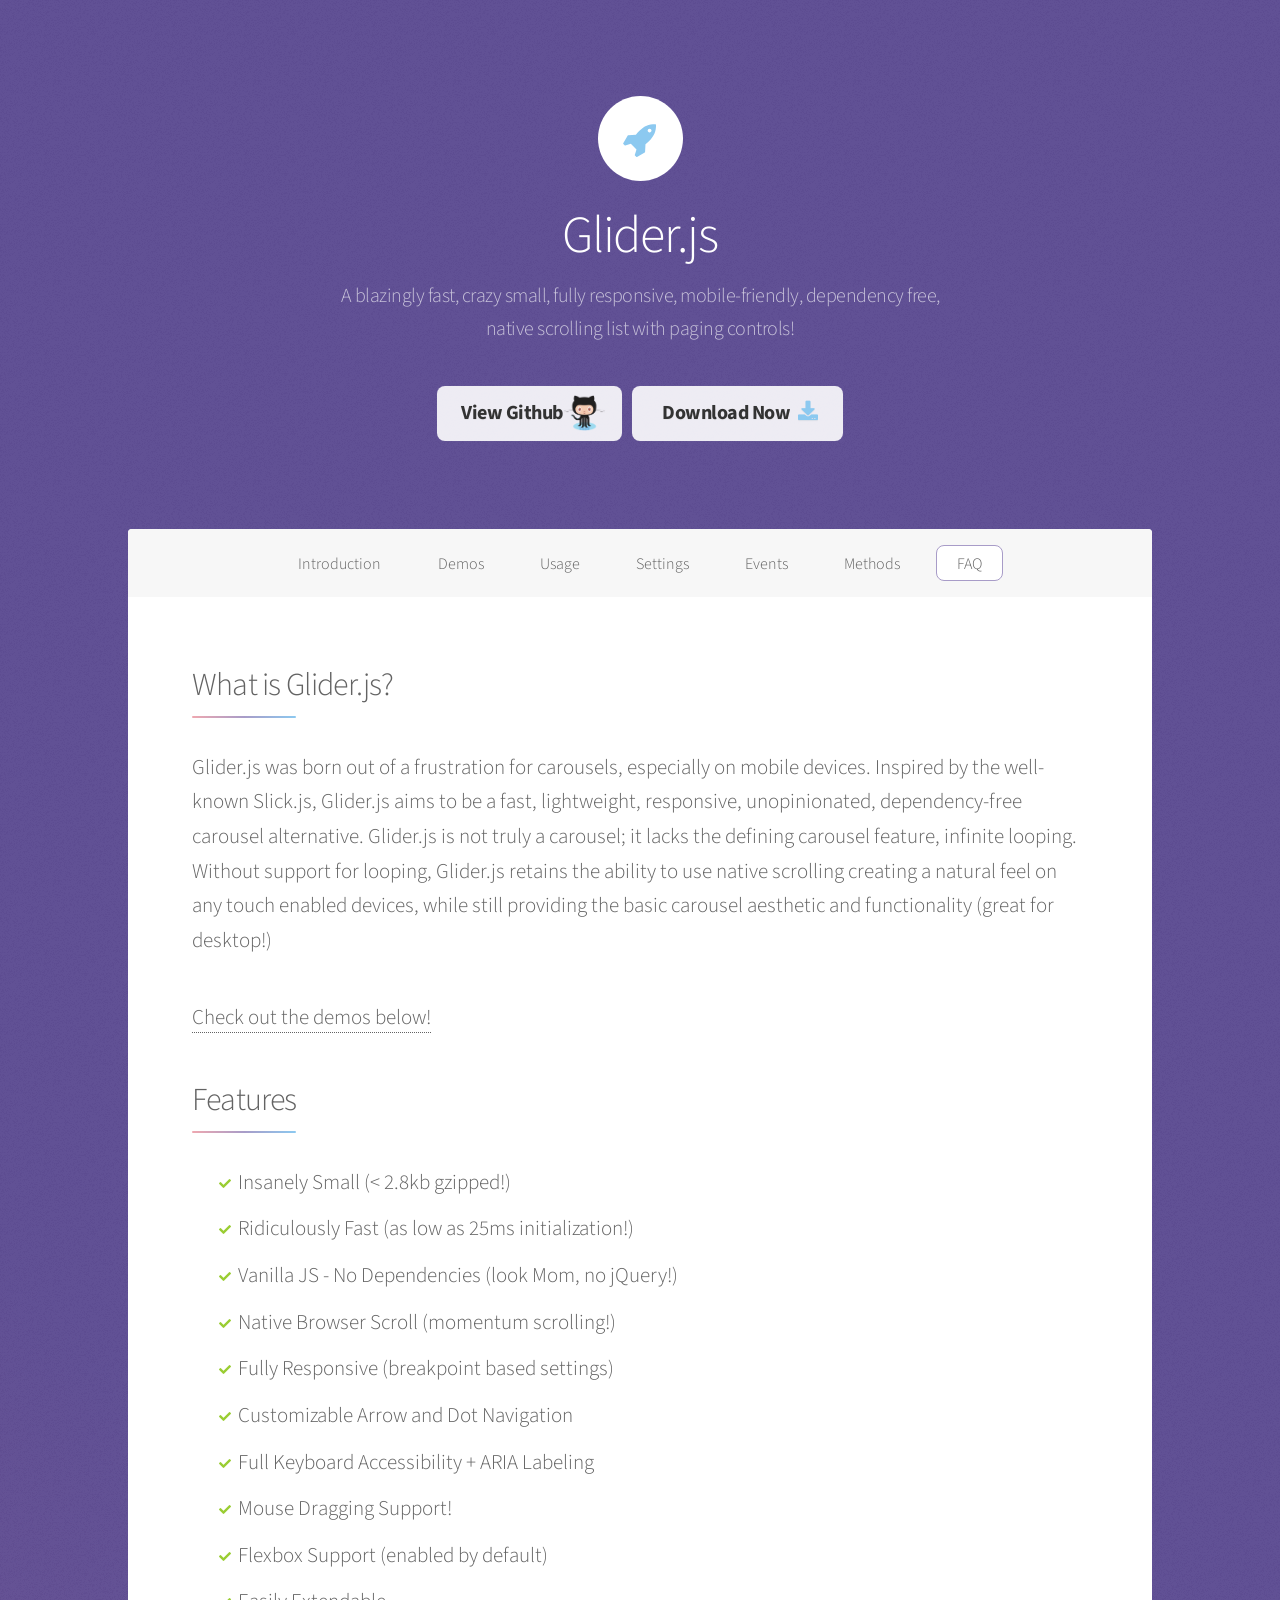
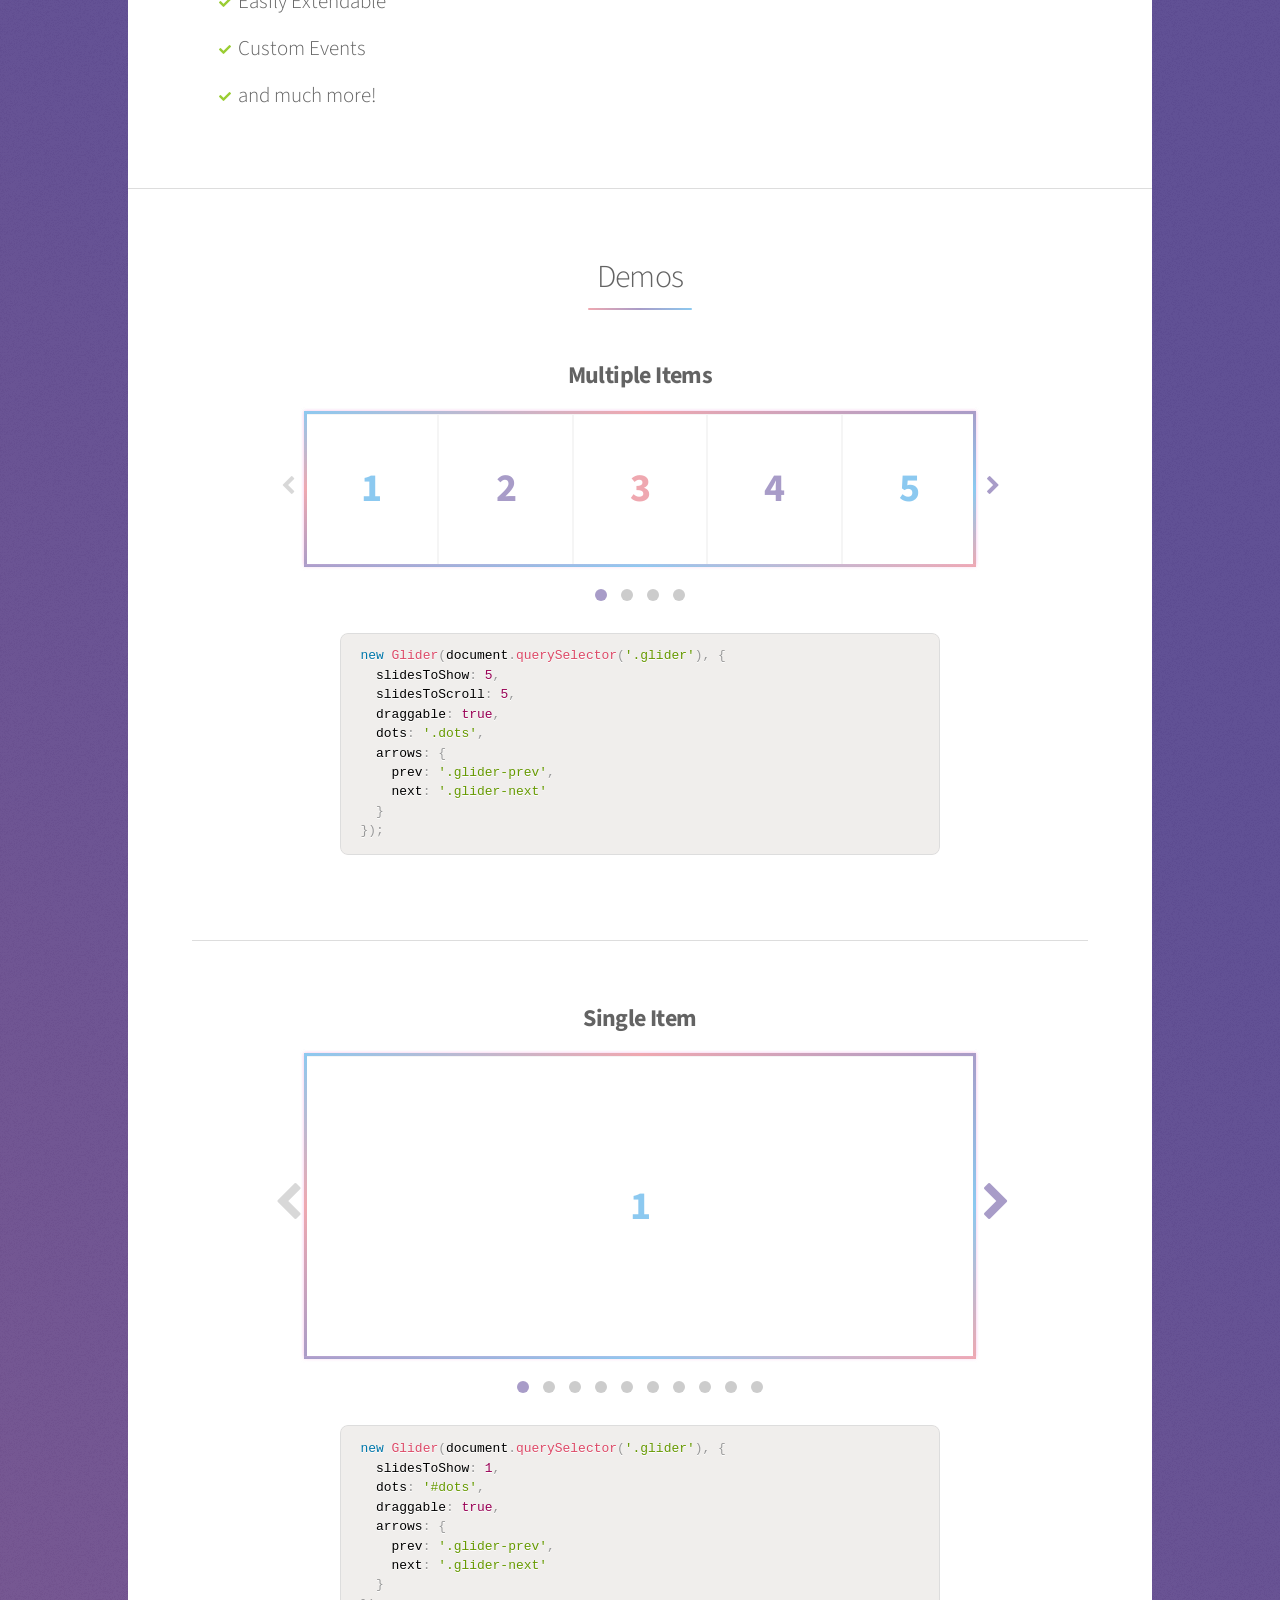
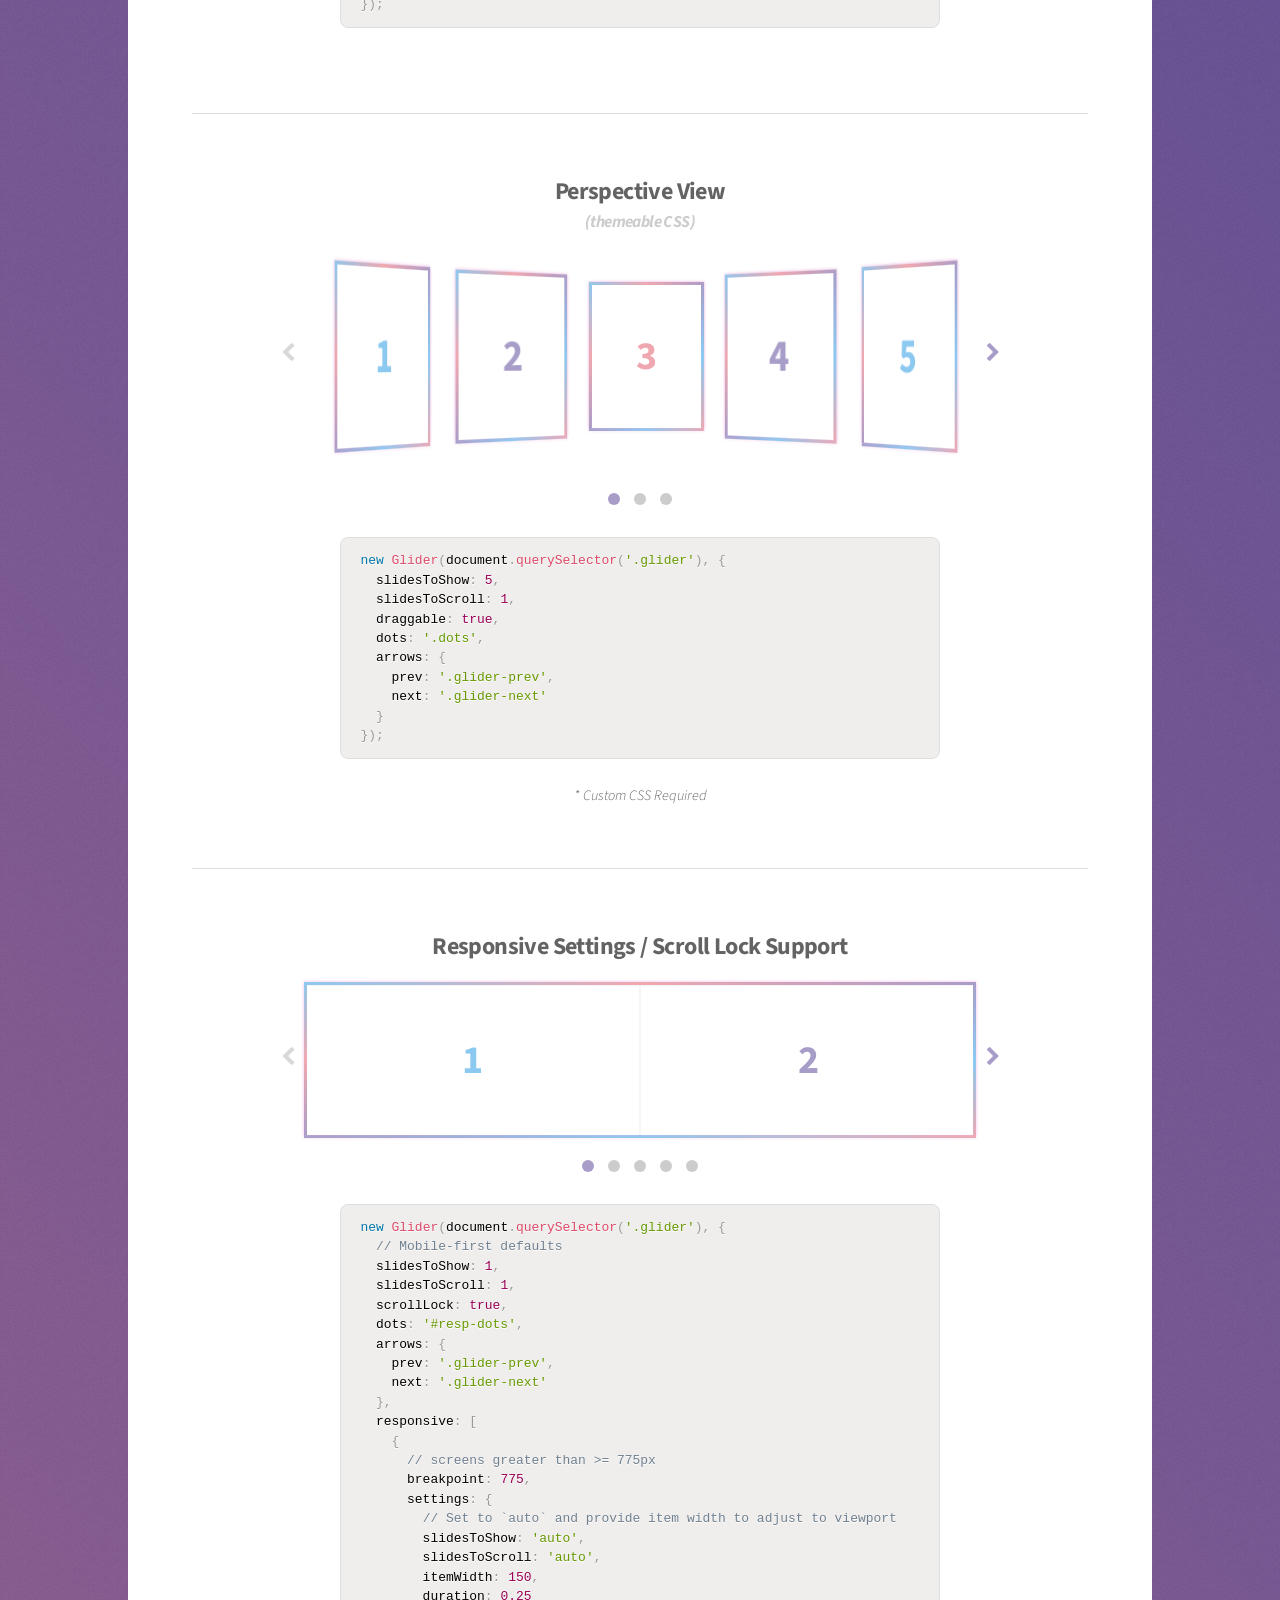
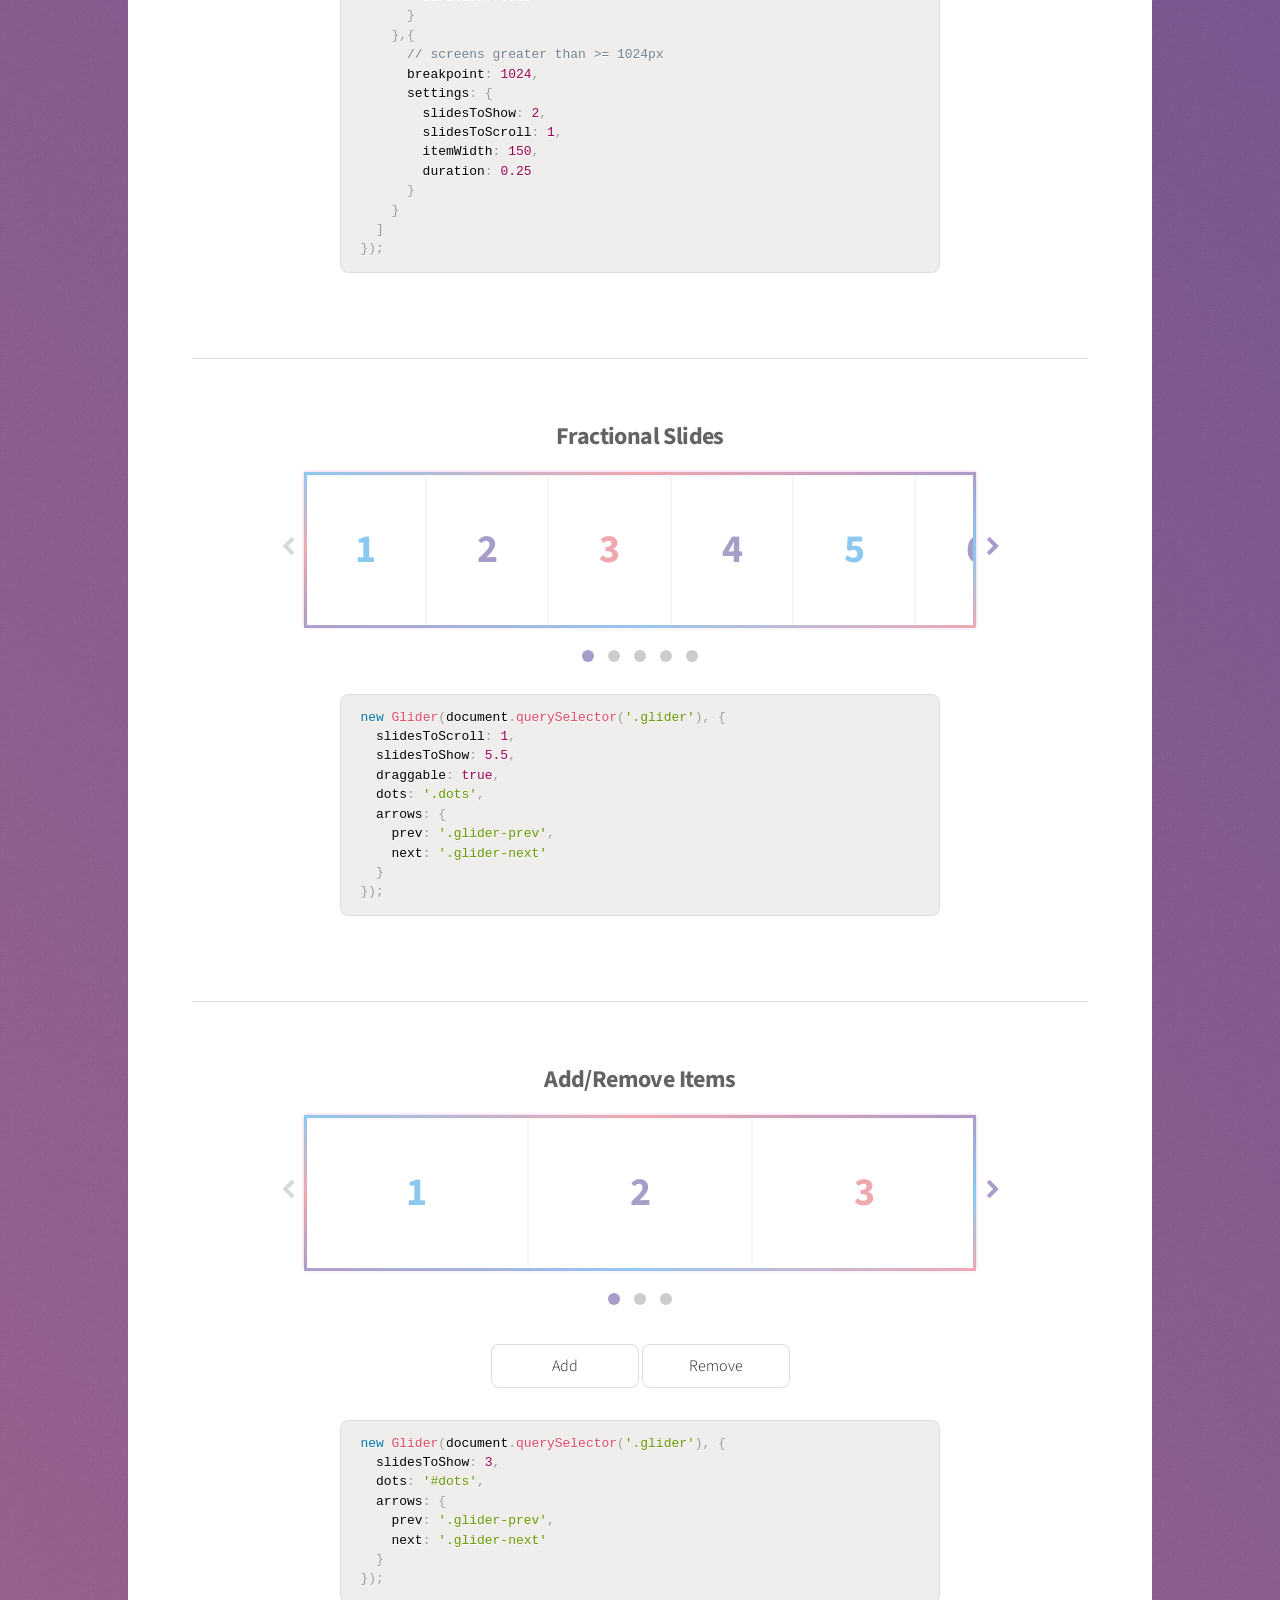
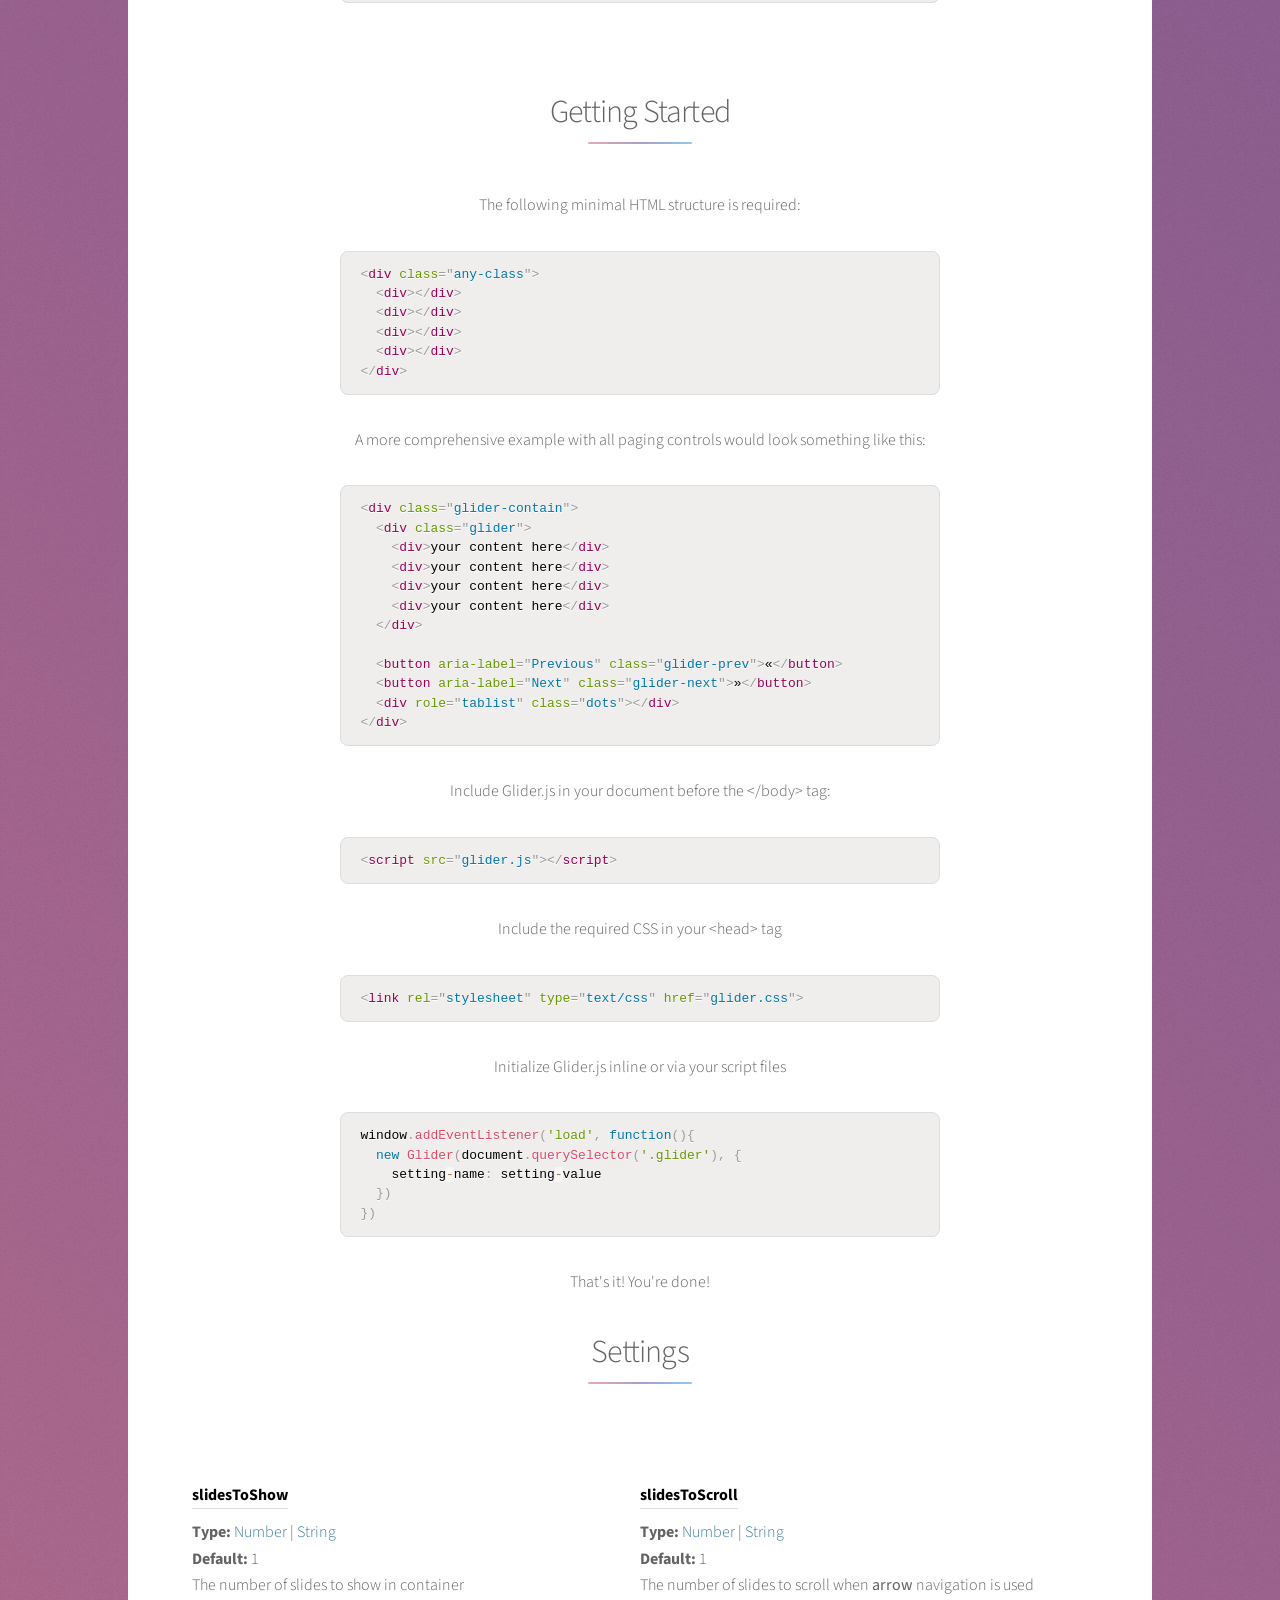
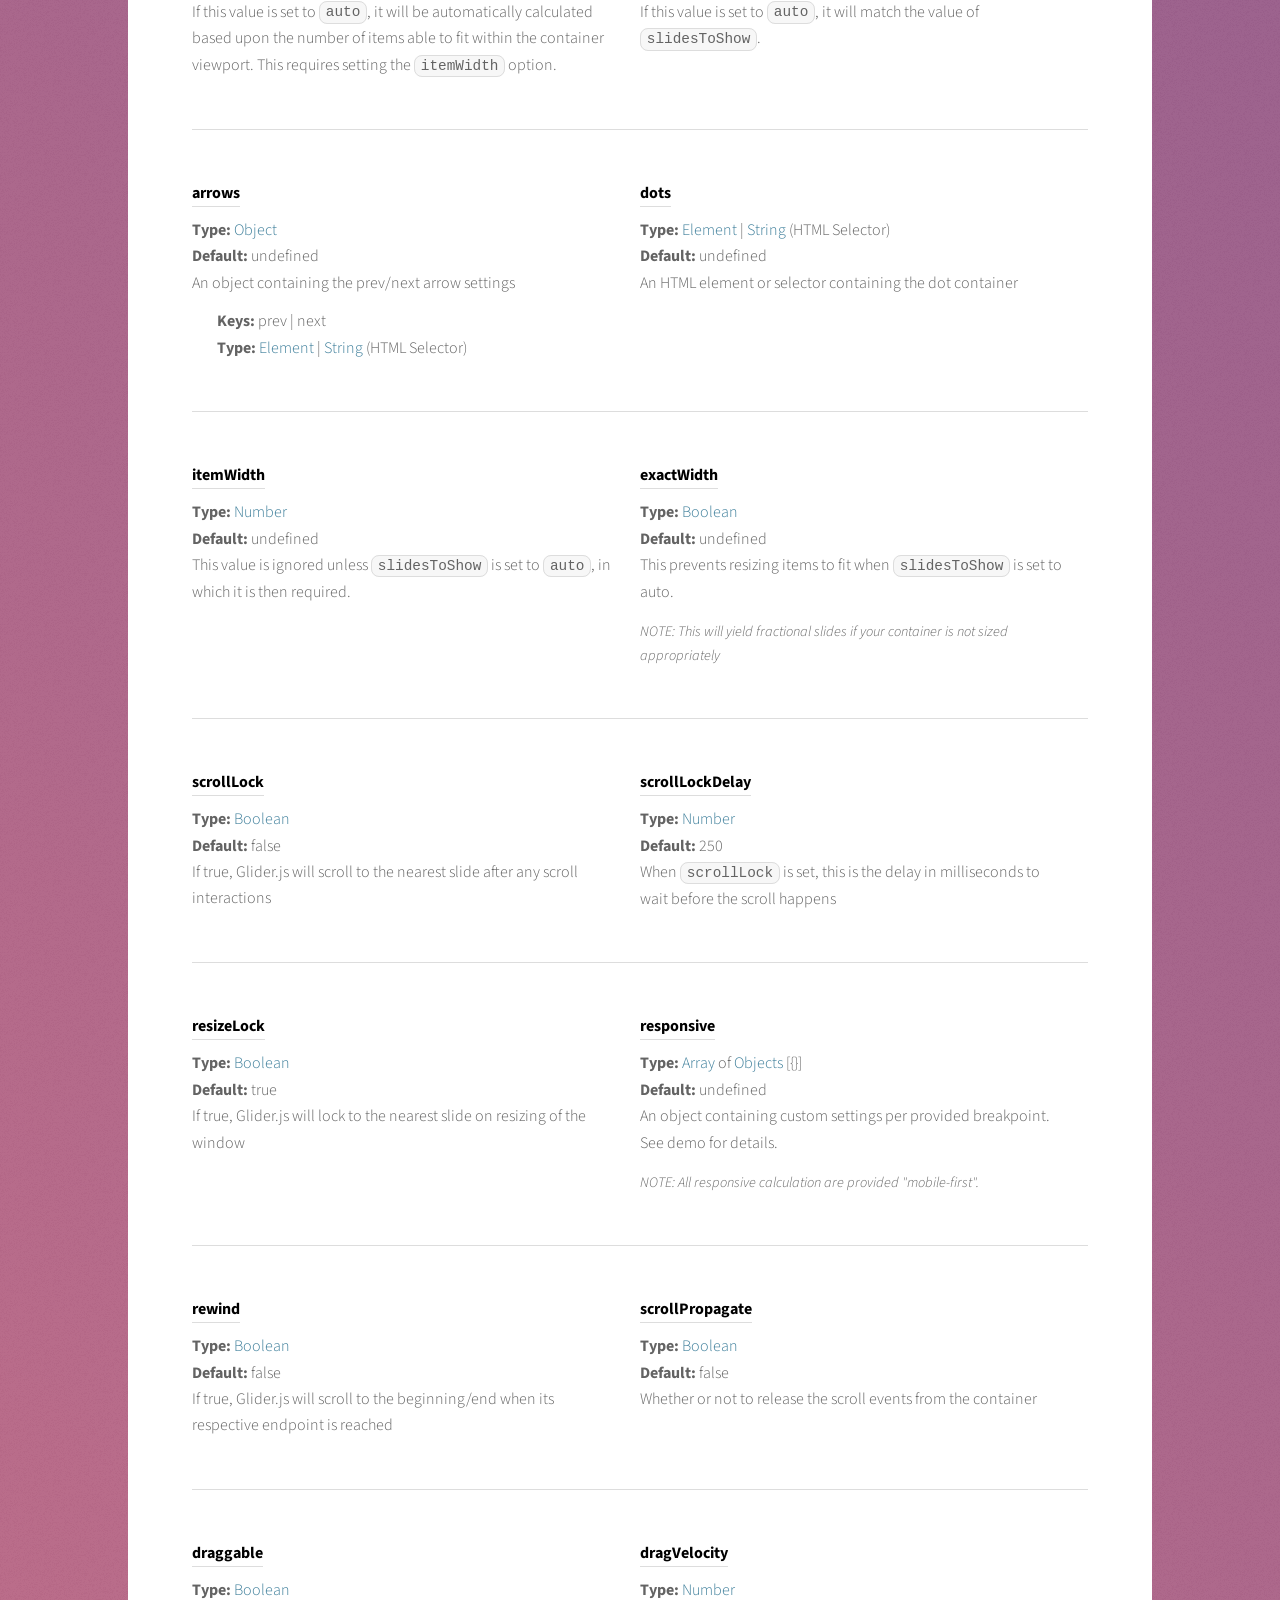
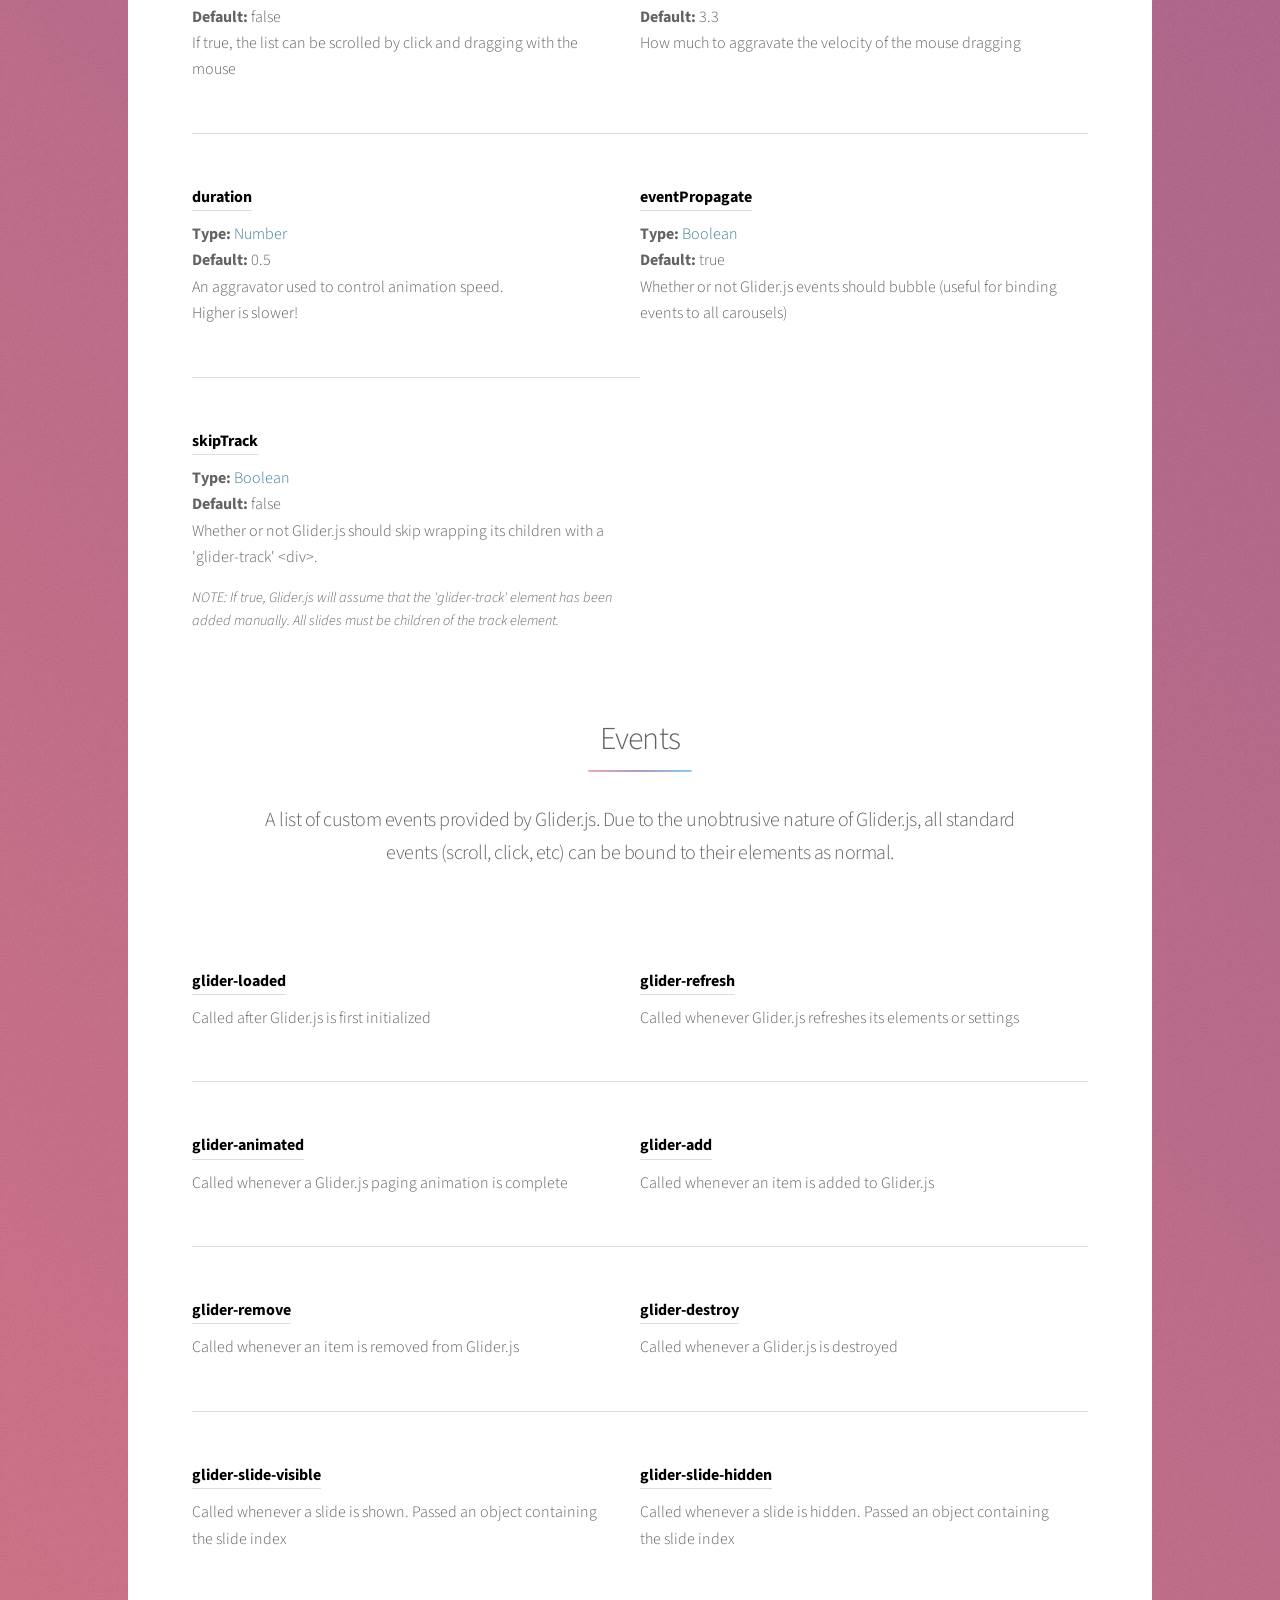
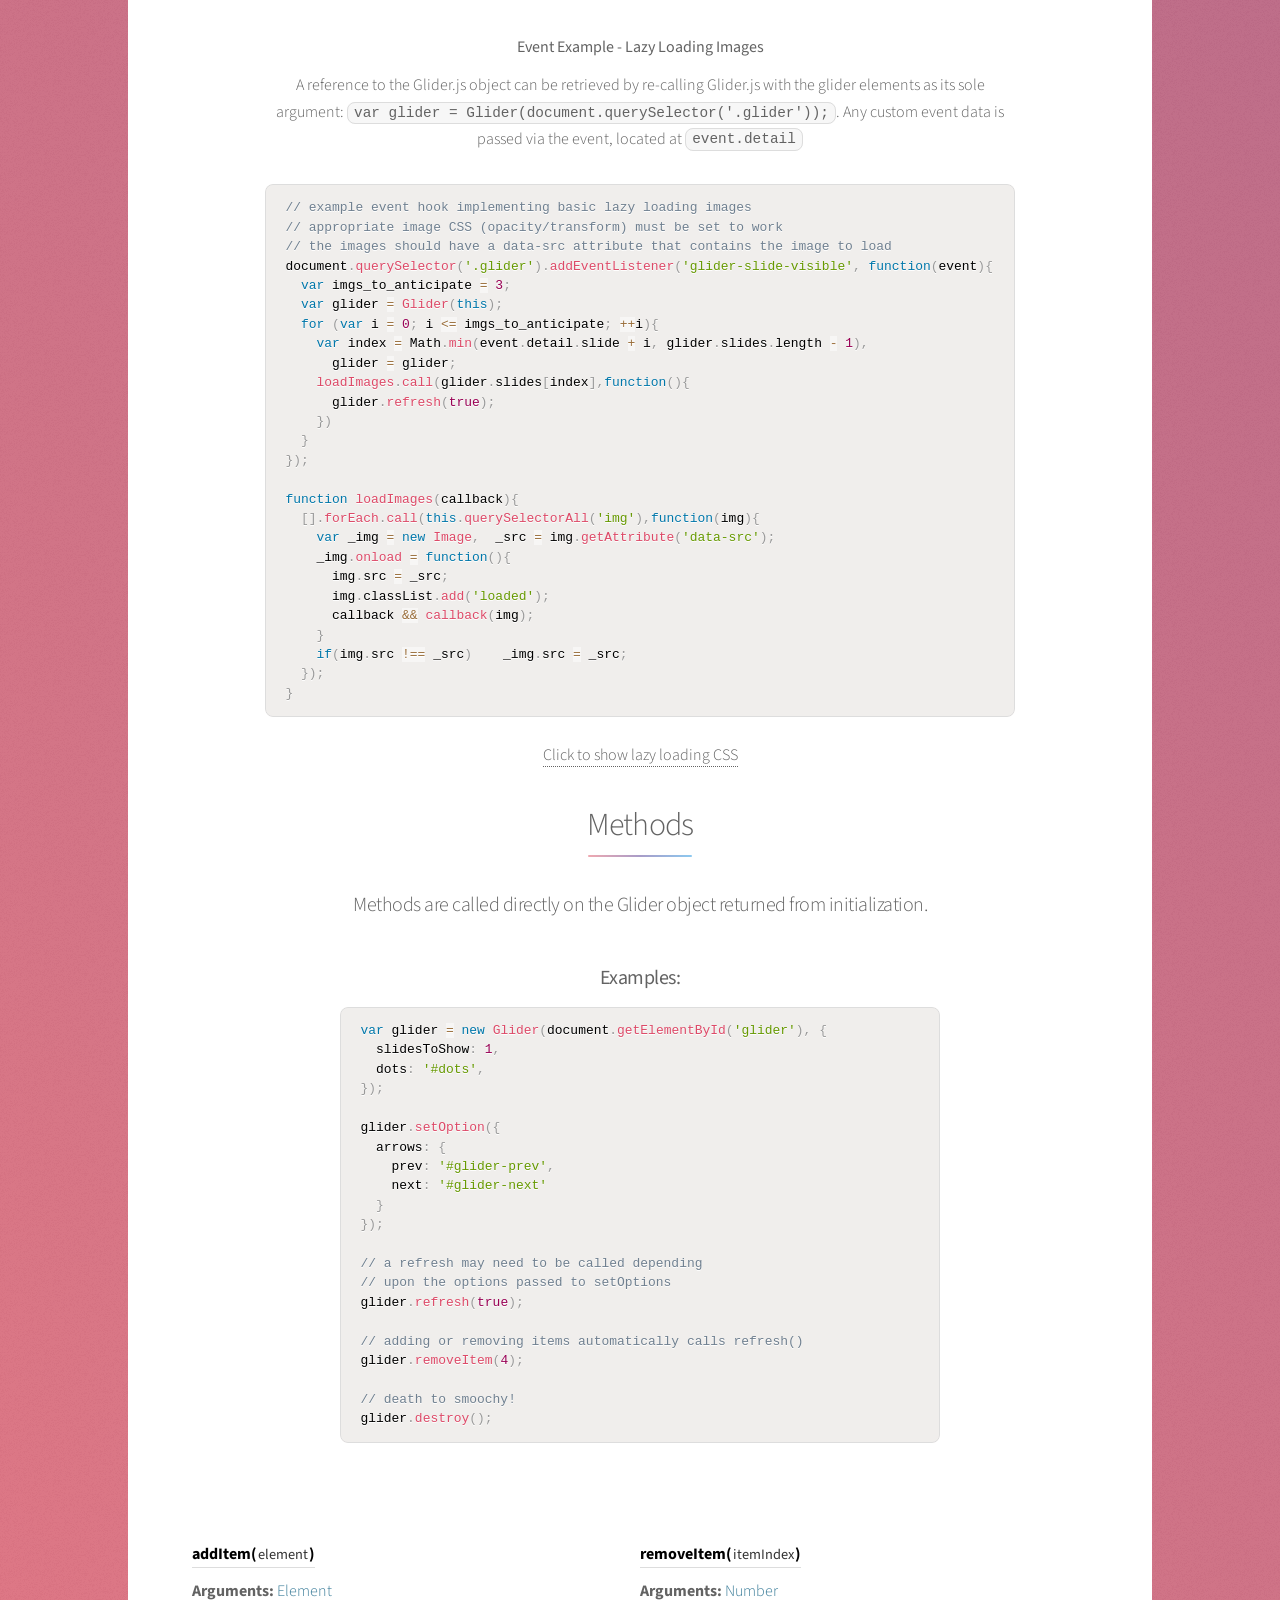
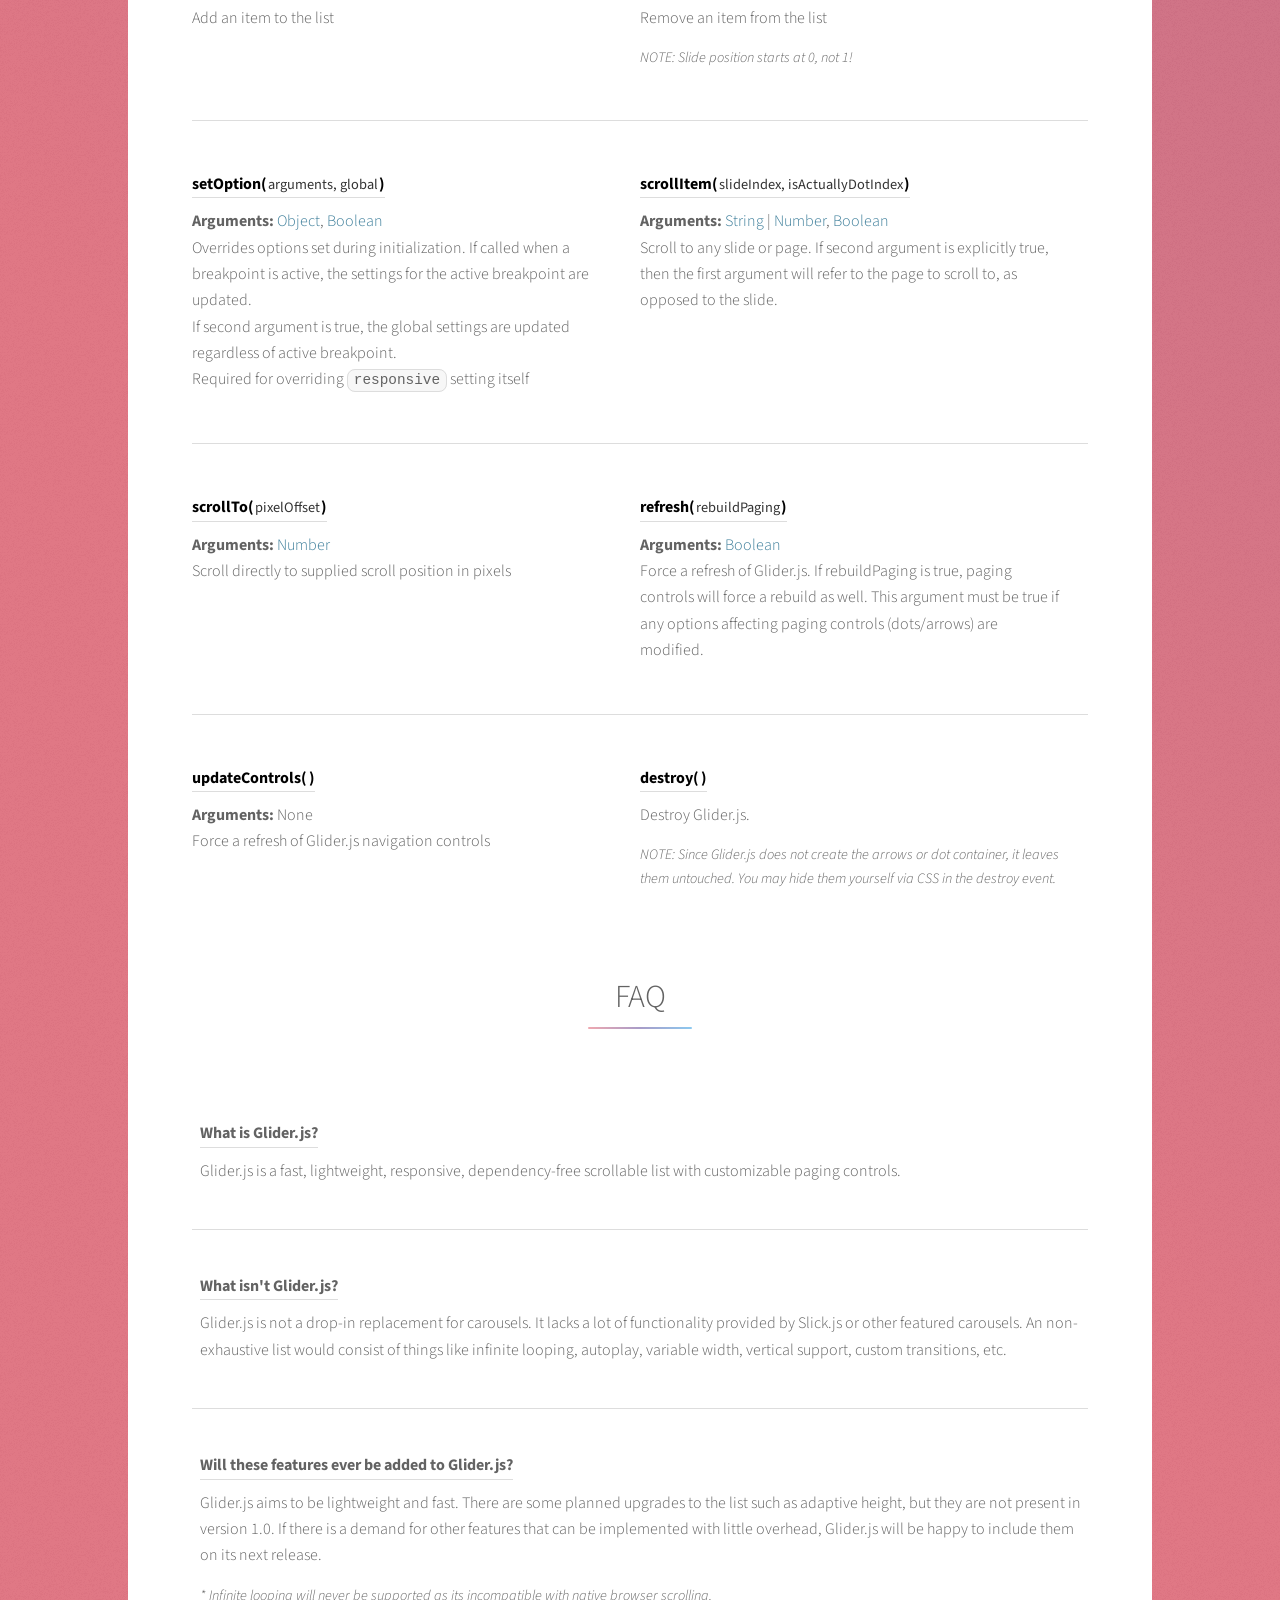
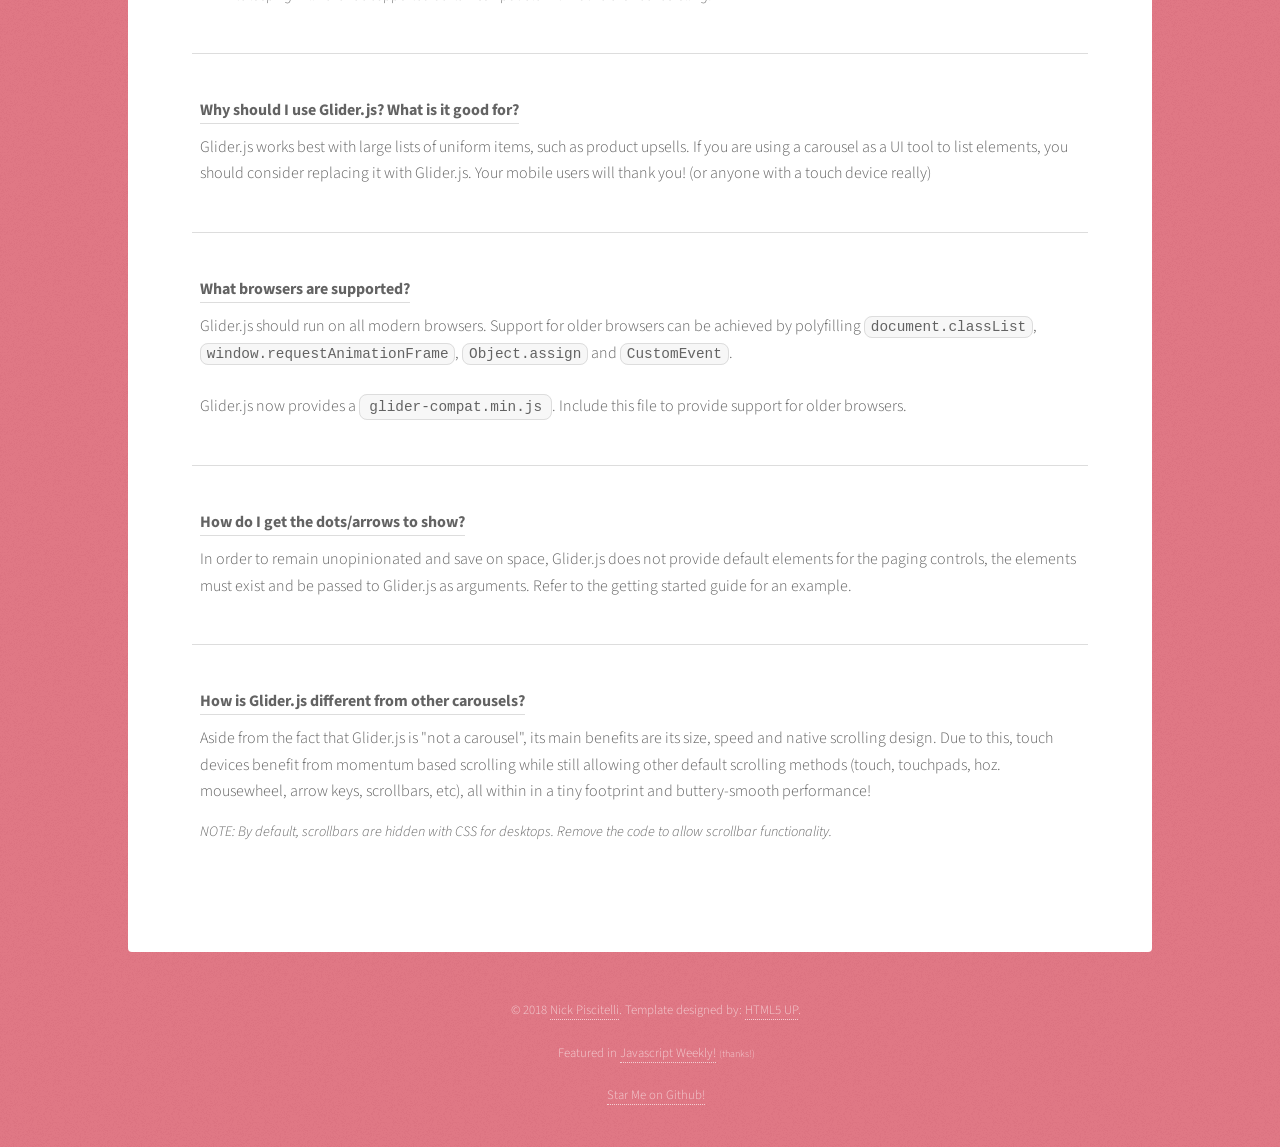
<file: js/Glider.js-master/Glider.js-master/docs/index.html>
<!DOCTYPE HTML>
<html>
<head>
  <!--

    _____ __ _     __                _
   / ___// /(_)___/ /___  ____      (_)___
  / (_ // // // _  // -_)/ __/_    / /(_-<
  \___//_//_/ \_,_/ \__//_/  (_)__/ //___/
                               |___/

  Version: 1.5
  Author: Nick Piscitelli (pickykneee)
  Website: https://nickpiscitelli.com
  License: MIT License
  Release Date: October 25th, 2018

  -->
  <title>Glider.js - A fast, lightweight carousel alternative</title>
  <meta charset="utf-8" />
  <link rel="shortcut icon" href="favicon.ico" type="image/x-icon" />
  <meta name='viewport' content='width=device-width, initial-scale=1.0, maximum-scale=1.0, user-scalable=0' />
  <link rel="canonical" href="https://nickpiscitelli.github.io/Glider.js/" />
  <link rel="stylesheet" href="https://use.fontawesome.com/releases/v5.4.1/css/all.css" integrity="sha384-5sAR7xN1Nv6T6+dT2mhtzEpVJvfS3NScPQTrOxhwjIuvcA67KV2R5Jz6kr4abQsz" crossorigin="anonymous">
  <link rel="stylesheet" href="assets/css/prism.css" />
  <link rel="stylesheet" href="assets/css/main.css" />
  <link rel="canonical" href="https://nickpiscitelli.github.io/Glider.js" />
  <noscript>
    <link rel="stylesheet" href="assets/css/noscript.css" />
  </noscript>
  <script src="assets/js/glider-compat.min.js"></script>
  <script src="assets/js/glider.min.js"></script>
</head>

<body class="is-preload">

  <!-- Wrapper -->
  <div id="wrapper">

    <!-- Header -->
    <header id="header" class="alt">
      <span class="logo"><img src="images/logo.svg" alt="" /></span>
      <h1>Glider.js</h1>
      <p>
        A blazingly fast, crazy small, fully responsive, mobile-friendly, dependency free,
        native scrolling list with paging controls!
      </p>
      <p>
        <a href="https://github.com/NickPiscitelli/Glider.js" class="button github">
          <img class="octo" src="images/octo.png" > <span class="mobileHide">View</span> Github
        </a>
        &nbsp;
        <a onclick="ga('send','event','Download Button');" href="https://github.com/NickPiscitelli/Glider.js/archive/master.zip" class="button">
          Download <span class="mobileHide">Now</span>
        <i class="zip fas fa-download dl-icon"></i>
        </a>
      </p>
    </header>

    <!-- Nav -->
    <nav id="nav">
      <ul>
        <li><a href="#intro" class="active">Introduction</a></li>
        <li><a href="#demos">Demos</a></li>
        <li><a href="#usage">Usage</a></li>
        <li><a href="#settings">Settings</a></li>
        <li><a href="#events">Events</a></li>
        <li><a href="#methods">Methods</a></li>
        <li><a href="#faq">FAQ</a></li>
      </ul>
    </nav>
    <!-- Main -->
    <div id="main">
      <!-- Introduction -->
      <section id="intro" class="main">
        <div class="spotlight">
          <div class="content">
            <header class="major">
              <h2>What is Glider.js?</h2>
            </header>
            <p>
              Glider.js was born out of a frustration for carousels, especially on mobile devices. Inspired by the well-known Slick.js, Glider.js aims
              to be a fast, lightweight, responsive, unopinionated, dependency-free carousel alternative. Glider.js is not truly a carousel; it lacks
              the defining carousel feature, infinite looping. Without support for looping, Glider.js retains the ability to use native scrolling creating
              a natural feel on any touch enabled devices, while still providing the basic carousel aesthetic and functionality (great for desktop!)
            </p>
            <p>
              <a href="#demos" class="smooth-scroll">Check out the demos below!</a>
            </p>

            <header class="major">
              <h2>Features</h2>
            </header>
            <ul class="script-features">
              <li><i class="fas fa-check"></i>Insanely Small (&lt; 2.8kb gzipped!)</li>
              <li><i class="fas fa-check"></i>Ridiculously Fast (as low as 25ms initialization!)</li>
              <li><i class="fas fa-check"></i>Vanilla JS - No Dependencies (look Mom, no jQuery!)</li>
              <li><i class="fas fa-check"></i>Native Browser Scroll (momentum scrolling!)</li>
              <li><i class="fas fa-check"></i>Fully Responsive (breakpoint based settings)</li>
              <li><i class="fas fa-check"></i>Customizable Arrow and Dot Navigation</li>
              <li><i class="fas fa-check"></i>Full Keyboard Accessibility + ARIA Labeling</li>
              <li><i class="fas fa-check"></i>Mouse Dragging Support!</li>
              <li><i class="fas fa-check"></i>Flexbox Support (enabled by default)</li>
              <li><i class="fas fa-check"></i>Easily Extendable</li>
              <li><i class="fas fa-check"></i>Custom Events</li>
              <li><i class="fas fa-check"></i>and much more!</li>
            </ul>
          </div>
        </div>
      </section>

      <!-- First Section -->
      <section id="demos" class="main special">
        <header class="major">
          <h2>Demos</h2>
        </header>

        <div class="demo first">
          <h2>Multiple Items</h2>
          <div data-name="Multiple Item" class="glider-contain multiple">
            <div class="gradient-border-bottom">
              <div class="gradient-border">
                <div class="glider" id="glider-double">
                  <div><h1>1</h1></div>
                  <div><h1>2</h1></div>
                  <div><h1>3</h1></div>
                  <div><h1>4</h1></div>
                  <div><h1>5</h1></div>
                  <div><h1>6</h1></div>
                  <div><h1>7</h1></div>
                  <div><h1>8</h1></div>
                  <div><h1>9</h1></div>
                  <div><h1>10</h1></div>
                  <div><h1>11</h1></div>
                  <div><h1>12</h1></div>
                  <div><h1>13</h1></div>
                  <div><h1>14</h1></div>
                  <div><h1>15</h1></div>
                  <div><h1>16</h1></div>
                  <div><h1>17</h1></div>
                  <div><h1>18</h1></div>
                </div>
              </div>
            </div>
            <button role="button" aria-label="Previous" class="glider-prev" id="glider-prev-2"><i class="fa fa-chevron-left"></i></i></button>
            <button role="button" aria-label="Next" class="glider-next" id="glider-next-2"><i class="fa fa-chevron-right"></i></i></button>
            <div id="dots2"></div>
          </div>
          <script>
            window.addEventListener('load', function () {
              window.glides = new Glider(document.getElementById('glider-double'), {
                slidesToShow: 5,
                slidesToScroll: 5,
                draggable: true,
                dots: '#dots2',
                arrows: {
                  prev: '#glider-prev-2',
                  next: '#glider-next-2'
                }
              })
            });
          </script>
          <pre class="line-numbers language-javascript">
            <code class="line-numbers language-javascript">
              new Glider(document.querySelector('.glider'), {
                slidesToShow: 5,
                slidesToScroll: 5,
                draggable: true,
                dots: '.dots',
                arrows: {
                  prev: '.glider-prev',
                  next: '.glider-next'
                }
              });
            </code>
          </pre>
        </div>


        <div class="demo">
          <h2>Single Item</h2>
          <div data-name="Single Item" class="glider-contain">
            <div class="gradient-border-bottom">
              <div class="gradient-border">
                <div class="glider" id="glider-single">
                  <div><h1>1</h1></div>
                  <div><h1>2</h1></div>
                  <div><h1>3</h1></div>
                  <div><h1>4</h1></div>
                  <div><h1>5</h1></div>
                  <div><h1>6</h1></div>
                  <div><h1>7</h1></div>
                  <div><h1>8</h1></div>
                  <div><h1>9</h1></div>
                  <div><h1>10</h1></div>
                </div>
              </div>
            </div>
            <button role="button" aria-label="Previous" class="glider-prev" id="glider-prev"><i class="fa fa-chevron-left"></i></i></button>
            <button role="button" aria-label="Next" class="glider-next" id="glider-next"><i class="fa fa-chevron-right"></i></i></button>
            <div id="dots"></div>
          </div>
          <script>
            window.addEventListener('load', function(){
              new Glider(document.getElementById('glider-single'), {
                slidesToShow: 1,
                dots: '#dots',
                draggable: true,
                arrows: {
                  prev: '#glider-prev',
                  next: '#glider-next'
                },
                easing: function (x, t, b, c, d) {
                  return c*(t/=d)*t + b;
                }
              });
            });
          </script>

          <pre class="line-numbers language-javascript">
            <code class="line-numbers language-javascript">
              new Glider(document.querySelector('.glider'), {
                slidesToShow: 1,
                dots: '#dots',
                draggable: true,
                arrows: {
                  prev: '.glider-prev',
                  next: '.glider-next'
                }
              });
            </code>
          </pre>
        </div>

        <div class="demo persp">
          <h2>Perspective View<span class="aside">(themeable CSS)</span></h2>
          <div data-name="Perspective View" class="glider-contain multiple">
            <div class="glider glider-persp" id="glider-persp">
              <div><div class="gradient-border-bottom"><div class="gradient-border"><h1>1</h1></div></div></div>
              <div><div class="gradient-border-bottom"><div class="gradient-border"><h1>2</h1></div></div></div>
              <div><div class="gradient-border-bottom"><div class="gradient-border"><h1>3</h1></div></div></div>
              <div><div class="gradient-border-bottom"><div class="gradient-border"><h1>4</h1></div></div></div>
              <div><div class="gradient-border-bottom"><div class="gradient-border"><h1>5</h1></div></div></div>
              <div><div class="gradient-border-bottom"><div class="gradient-border"><h1>6</h1></div></div></div>
              <div><div class="gradient-border-bottom"><div class="gradient-border"><h1>7</h1></div></div></div>
              <div><div class="gradient-border-bottom"><div class="gradient-border"><h1>8</h1></div></div></div>
              <div><div class="gradient-border-bottom"><div class="gradient-border"><h1>9</h1></div></div></div>
              <div><div class="gradient-border-bottom"><div class="gradient-border"><h1>10</h1></div></div></div>
              <div><div class="gradient-border-bottom"><div class="gradient-border"><h1>11</h1></div></div></div>
              <div><div class="gradient-border-bottom"><div class="gradient-border"><h1>12</h1></div></div></div>
              <div><div class="gradient-border-bottom"><div class="gradient-border"><h1>13</h1></div></div></div>
              <div><div class="gradient-border-bottom"><div class="gradient-border"><h1>14</h1></div></div></div>
              <div><div class="gradient-border-bottom"><div class="gradient-border"><h1>15</h1></div></div></div>
            </div>
            <button role="button" aria-label="Previous" class="glider-prev" id="glider-prev-per"><i class="fa fa-chevron-left"></i></i></button>
            <button role="button" aria-label="Next" class="glider-next" id="glider-next-per"><i class="fa fa-chevron-right"></i></i></button>
            <div id="dots-per"></div>
          </div>
          <script>
            window.addEventListener('load', function () {
              window.glides = new Glider(document.getElementById('glider-persp'), {
                slidesToShow: 5,
                slidesToScroll: 1,
                draggable: true,
                dots: '#dots-per',
                arrows: {
                  prev: '#glider-prev-per',
                  next: '#glider-next-per'
                }
              })
            });
          </script>
          <pre class="line-numbers language-javascript">
            <code class="line-numbers language-javascript">
              new Glider(document.querySelector('.glider'), {
                slidesToShow: 5,
                slidesToScroll: 1,
                draggable: true,
                dots: '.dots',
                arrows: {
                  prev: '.glider-prev',
                  next: '.glider-next'
                }
              });
            </code>
          </pre>
          <span class="aside">* Custom CSS Required</span>
        </div>
        <div class="demo">
          <h2>Responsive Settings / Scroll Lock Support</h2>
          <div data-name="Responsive Settings" class="glider-contain multiple">
            <div class="gradient-border-bottom">
              <div class="gradient-border">
                <div class="glider" id="glider-resp">
                  <div><h1>1</h1></div>
                  <div><h1>2</h1></div>
                  <div><h1>3</h1></div>
                  <div><h1>4</h1></div>
                  <div><h1>5</h1></div>
                  <div><h1>6</h1></div>
                  <div><h1>7</h1></div>
                  <div><h1>8</h1></div>
                  <div><h1>9</h1></div>
                  <div><h1>10</h1></div>
                </div>
              </div>
            </div>
            <button role="button" aria-label="Previous" class="glider-prev" id="glider-prev-resp"><i class="fa fa-chevron-left"></i></i></button>
            <button role="button" aria-label="Next" class="glider-next" id="glider-next-resp"><i class="fa fa-chevron-right"></i></i></button>
            <div id="resp-dots"></div>
          </div>
          <script>
            window.addEventListener('load',function(){
              new Glider(document.querySelector('#glider-resp'), {
                // Mobile-first defaults
                slidesToShow: 1,
                slidesToScroll: 1,
                scrollLock: true,
                dots: '#resp-dots',
                arrows: {
                  prev: '#glider-prev-resp',
                  next: '#glider-next-resp'
                },
                responsive: [
                  {
                    breakpoint: 775,
                    settings: {
                      slidesToShow: 'auto',
                      slidesToScroll: 'auto',
                      itemWidth: 150,
                      duration: 0.25
                    }
                  },{
                    breakpoint: 1024,
                    settings: {
                      slidesToShow: 2,
                      slidesToScroll: 1,
                      itemWidth: 150,
                      duration: 0.25
                    }
                  }
                ]
              })
            });
          </script>

          <pre class="line-numbers language-javascript">
            <code class="line-numbers language-javascript">
              new Glider(document.querySelector('.glider'), {
                // Mobile-first defaults
                slidesToShow: 1,
                slidesToScroll: 1,
                scrollLock: true,
                dots: '#resp-dots',
                arrows: {
                  prev: '.glider-prev',
                  next: '.glider-next'
                },
                responsive: [
                  {
                    // screens greater than >= 775px
                    breakpoint: 775,
                    settings: {
                      // Set to `auto` and provide item width to adjust to viewport
                      slidesToShow: 'auto',
                      slidesToScroll: 'auto',
                      itemWidth: 150,
                      duration: 0.25
                    }
                  },{
                    // screens greater than >= 1024px
                    breakpoint: 1024,
                    settings: {
                      slidesToShow: 2,
                      slidesToScroll: 1,
                      itemWidth: 150,
                      duration: 0.25
                    }
                  }
                ]
              });
            </code>
          </pre>
        </div>

        <div class="demo">
          <h2>Fractional Slides</h2>
          <div data-name="Fractional Slides" class="glider-contain multiple">
            <div class="gradient-border-bottom">
              <div class="gradient-border">
                <div class="glider" id="glider-cut">
                  <div><h1>1</h1></div>
                  <div><h1>2</h1></div>
                  <div><h1>3</h1></div>
                  <div><h1>4</h1></div>
                  <div><h1>5</h1></div>
                  <div><h1>6</h1></div>
                  <div><h1>7</h1></div>
                  <div><h1>8</h1></div>
                  <div><h1>9</h1></div>
                  <div><h1>10</h1></div>
                  <div><h1>11</h1></div>
                  <div><h1>12</h1></div>
                  <div><h1>13</h1></div>
                  <div><h1>14</h1></div>
                  <div><h1>15</h1></div>
                  <div><h1>16</h1></div>
                  <div><h1>17</h1></div>
                  <div><h1>18</h1></div>
                  <div><h1>19</h1></div>
                  <div><h1>20</h1></div>
                  <div><h1>21</h1></div>
                  <div><h1>22</h1></div>
                  <div><h1>23</h1></div>
                  <div><h1>24</h1></div>
                </div>
              </div>
            </div>
            <button role="button" aria-label="Previous" class="glider-prev" id="cut-prev"><i class="fa fa-chevron-left"></i></i></button>
            <button role="button" aria-label="Next" class="glider-next" id="cut-next"><i class="fa fa-chevron-right"></i></i></button>
            <div role="tablist" id="frac-dots"></div>
          </div>
          <script>
            window.addEventListener('load',function(){
              var glider = new Glider(document.getElementById('glider-cut'), {
                slidesToScroll: 1,
                slidesToShow: 5.5,
                draggable: true,
                dots: '#frac-dots',
                arrows: {
                  prev: '#cut-prev',
                  next: '#cut-next'
                }
              });
            })
          </script>

          <pre class="line-numbers language-javascript">
            <code class="line-numbers language-javascript">
              new Glider(document.querySelector('.glider'), {
                slidesToScroll: 1,
                slidesToShow: 5.5,
                draggable: true,
                dots: '.dots',
                arrows: {
                  prev: '.glider-prev',
                  next: '.glider-next'
                }
              });
            </code>
          </pre>
        </div>

        <div class="demo">
          <div id="add"><h1></h1></div>
          <h2>Add/Remove Items</h2>
          <div data-name="Add/Remove Items" class="glider-contain multiple">
            <div class="gradient-border-bottom">
              <div class="gradient-border">
                <div class="glider" id="glider-add">
                  <div><h1>1</h1></div>
                  <div><h1>2</h1></div>
                  <div><h1>3</h1></div>
                  <div><h1>4</h1></div>
                  <div><h1>5</h1></div>
                  <div><h1>6</h1></div>
                  <div><h1>7</h1></div>
                  <div><h1>8</h1></div>
                  <div><h1>9</h1></div>
                </div>
              </div>
            </div>
            <button role="button" aria-label="Previous" class="glider-prev" id="glider-prev-add"><i class="fa fa-chevron-left"></i></i></button>
            <button role="button" aria-label="Next" class="glider-next" id="glider-next-add"><i class="fa fa-chevron-right"></i></i></button>
            <div id="add-dots"></div>
          </div>
          <p class="buttons">
            <a class="button" id="addSlide">Add</a>
            <a class="button" id="removeSlide">Remove</a>
          </p>
          <script>
          window.addEventListener('load',function(){
            var glider = new Glider(document.getElementById('glider-add'), {
              slidesToShow: 3,
              duration: .6,
              dots: '#add-dots',
              arrows: {
                prev: '#glider-prev-add',
                next: '#glider-next-add'
              }
            });
            document.getElementById('addSlide').addEventListener('click',function(){
              var ele = document.getElementById('add').cloneNode(true);
              ele.id = '';
              ele.querySelector('h1').textContent = glider.slides.length + 1;
              glider.addItem(ele);
              try{
                ga('send','event','Add/Remove Item', 'Add')
              } catch(ex){}
            });
            document.getElementById('removeSlide').addEventListener('click',function(){
              glider.removeItem(glider.slides.length - 1);
              try{
                ga('send','event','Add/Remove Item', 'Remove')
              } catch(ex){}
            });
          })
          </script>

          <pre class="line-numbers language-javascript">
            <code class="line-numbers language-javascript">
              new Glider(document.querySelector('.glider'), {
                slidesToShow: 3,
                dots: '#dots',
                arrows: {
                  prev: '.glider-prev',
                  next: '.glider-next'
                }
              });
            </code>
          </pre>
        </div>
        <!--
        <div class="demo">
          <div id="add"><h1></h1></div>
          <h2>Demo with Content</h2>
          <div class="glider-contain content">
            <div class="glider" id="glider-content">
              <div>
                <div class="gradient-border-bottom">
                  <div class="gradient-border">
                    <div class="article">
                      <img src="http://placehold.it/150/C9E1F5/FFFFFF?text=$_">
                      <h4 class="cool-border">Awesome JS</h4>
                      <p>Wow! Can you believe that Glider.js is only 1.7kb gzipped?! That's pretty small!</p>
                      <a class="read-more">Read More</a>
                    </div>
                  </div>
                </div>
              </div>
              <div>
                <div class="gradient-border-bottom">
                  <div class="gradient-border">
                    <div class="article">
                      <img src="http://placehold.it/150/C9E1F5/FFFFFF?text=>_">
                      <h4 class="cool-border short">JS Weekly</h4>
                      <p>New library Glider.js has absolutely no dependencies! jQuery?  What's that?</p>
                      <a class="read-more">Read More</a>
                    </div>
                  </div>
                </div>
              </div>
              <div>
                <div class="gradient-border-bottom">
                  <div class="gradient-border">
                    <div class="article">
                      <img src="http://placehold.it/150/C9E1F5/FFFFFF?text=0x">
                      <h4 class="cool-border long">Readers MD5 Digest</h4>
                      <p>Glider.js - Wow. Just wow. A must have for any product upsell or content list!</p>
                      <a class="read-more">Read More</a>
                    </div>
                  </div>
                </div>
              </div>
              <div>
                <div class="gradient-border-bottom">
                  <div class="gradient-border">
                    <div class="article">
                      <img src="http://placehold.it/150/C9E1F5/FFFFFF?text=$_">
                      <h4 class="cool-border">Awesome JS</h4>
                      <p>Did you really think they would be different than the previous?</p>
                      <a class="read-more">Read More</a>
                    </div>
                  </div>
                </div>
              </div>
              <div>
                <div class="gradient-border-bottom">
                  <div class="gradient-border">
                    <div class="article">
                      <img src="http://placehold.it/150/C9E1F5/FFFFFF?text=>_">
                      <h4 class="cool-border short">JS Weekly</h4>
                      <p>I'm a programmer, not a writer. Don't expect so much.</p>
                      <a class="read-more">Read More</a>
                    </div>
                  </div>
                </div>
              </div>
              <div>
                <div class="gradient-border-bottom">
                  <div class="gradient-border">
                    <div class="article">
                      <img src="http://placehold.it/150/C9E1F5/FFFFFF?text=0x">
                      <h4 class="cool-border long">Readers SHA1 Digest</h4>
                      <p>Well, at least there was an issue upgrade.</p>
                      <a class="read-more">Read More</a>
                    </div>
                  </div>
                </div>
              </div>
              <div>
                <div class="gradient-border-bottom">
                  <div class="gradient-border">
                    <div class="article">
                      <img src="http://placehold.it/150/C9E1F5/FFFFFF?text=$_">
                      <h4 class="cool-border">Awesome JS</h4>
                      <p>Ok, now you're getting greedy.</p>
                      <a class="read-more">Read More</a>
                    </div>
                  </div>
                </div>
              </div>
              <div>
                <div class="gradient-border-bottom">
                  <div class="gradient-border">
                    <div class="article">
                      <img src="http://placehold.it/150/C9E1F5/FFFFFF?text=>_">
                      <h4 class="cool-border short">JS Weekly</h4>
                      <p>How much content do you think I can produce?</p>
                      <a class="read-more">Read More</a>
                    </div>
                  </div>
                </div>
              </div>
              <div>
                <div class="gradient-border-bottom">
                  <div class="gradient-border">
                    <div class="article">
                      <img src="http://placehold.it/150/C9E1F5/FFFFFF?text=0x">
                      <h4 class="cool-border long">Readers SHA256 Digest</h4>
                      <p>I should have disabled the dots for optimal suspense.</p>
                      <a class="read-more">Read More</a>
                    </div>
                  </div>
                </div>
              </div>
              <div>
                <div class="gradient-border-bottom">
                  <div class="gradient-border">
                    <div class="article">
                      <img src="http://placehold.it/150/C9E1F5/FFFFFF?text=$_">
                      <h4 class="cool-border">Awesome JS</h4>
                      <p>You would have just ended up looking at the arrows anyway.</p>
                      <a class="read-more">Read More</a>
                    </div>
                  </div>
                </div>
              </div>
              <div>
                <div class="gradient-border-bottom">
                  <div class="gradient-border">
                    <div class="article">
                      <img src="http://placehold.it/150/C9E1F5/FFFFFF?text=>_">
                      <h4 class="cool-border short">JS Weekly</h4>
                      <p>At least you know it's almost over soon.</p>
                      <a class="read-more">Read More</a>
                    </div>
                  </div>
                </div>
              </div>
              <div>
                <div class="gradient-border-bottom">
                  <div class="gradient-border">
                    <div class="article">
                      <img src="http://placehold.it/150/C9E1F5/FFFFFF?text=0x">
                      <h4 class="cool-border long">Readers SHA512 Digest</h4>
                      <p>
                        2b38627595da6be<br>
                        Nice hash.
                      </p>
                      <a class="read-more">Read More</a>
                    </div>
                  </div>
                </div>
              </div>
              <div>
                <div class="gradient-border-bottom">
                  <div class="gradient-border">
                    <div class="article">
                      <img src="http://placehold.it/150/C9E1F5/FFFFFF?text=$_">
                      <h4 class="cool-border">Awesome JS</h4>
                      <p>I hope you expected more.</p>
                      <a class="read-more">Read More</a>
                    </div>
                  </div>
                </div>
              </div>
            </div>
            <div id="dots-content"></div>
            <button role="button" aria-label="Previous" class="glider-prev" id="glider-prev-content"><i class="fa fa-chevron-left"></i></i></button>
            <button role="button" aria-label="Next" class="glider-next" id="glider-next-content"><i class="fa fa-chevron-right"></i></i></button>
          </div>
          <script>
            new Glider(document.getElementById('glider-content'), {
              slidesToShow: 1,
              slidesToScroll: 1,
              duration: .75,
              easing: function (x, t, b, c, d) {
                return c*(t/=d)*t + b;
              },
              dots: '#dots-content',
              arrows: {
                prev: '#glider-prev-content',
                next: '#glider-next-content'
              },
              responsive: [{
                breakpoint: 900,
                settings: {
                  slidesToShow: 3,
                  slidesToScroll: 3,
                }
              },{
                breakpoint: 575,
                settings: {
                  slidesToShow: 2,
                  slidesToScroll: 2,
                }
              }]
            });
          </script>

          <pre class="line-numbers language-javascript">
            <code class="line-numbers language-javascript">
              new Glider(document.querySelector('.glider'), {
                slidesToShow: 1,
                slidesToScroll: 1,
                duration: .75,
                // easeInQuad
                easing: function (x, t, b, c, d) {
                  return c*(t/=d)*t + b;
                },
                arrows: {
                  prev: '.glider-prev',
                  next: '.glider-next'
                },
                dots: '#dots',
                responsive: [{
                  breakpoint: 900,
                  settings: {
                    slidesToShow: 3,
                    slidesToScroll: 3,
                  }
                },{
                  breakpoint: 575,
                  settings: {
                    slidesToShow: 2,
                    slidesToScroll: 2,
                  }
                }]
              });
            </code>
          </pre>
        </div>
      </section>
      -->
      <!-- Second Section -->
      <section id="usage" class="main code special">
        <header class="major">
          <h2>Getting Started</h2>
        </header>
        <p>
          The following minimal HTML structure is required:
        </p>
        <pre class="line-numbers language-html">
          <code class="line-numbers language-html">
            &lt;div class="any-class"&gt;
              &lt;div&gt;&lt;/div&gt;
              &lt;div&gt;&lt;/div&gt;
              &lt;div&gt;&lt;/div&gt;
              &lt;div&gt;&lt;/div&gt;
            &lt;/div&gt;
          </code>
        </pre>

        <p>
          A more comprehensive example with all paging controls would
          look something like this:
        </p>
        <pre class="line-numbers language-html">
          <code class="line-numbers language-html">
            &lt;div class="glider-contain"&gt;
              &lt;div class="glider"&gt;
                &lt;div&gt;your content here&lt;/div&gt;
                &lt;div&gt;your content here&lt;/div&gt;
                &lt;div&gt;your content here&lt;/div&gt;
                &lt;div&gt;your content here&lt;/div&gt;
              &lt;/div&gt;

              &lt;button aria-label="Previous" class="glider-prev"&gt;&laquo;&lt;/button&gt;
              &lt;button aria-label="Next" class="glider-next"&gt;&raquo;&lt;/button&gt;
              &lt;div role="tablist" class="dots"&gt;&lt;/div&gt;
            &lt;/div&gt;
          </code>
        </pre>

        <p>
          Include Glider.js in your document before the &lt;/body&gt; tag:
        </p>
        <pre class="line-numbers language-html">
          <code class="line-numbers language-html">
            &lt;script src="glider.js"&gt;&lt;/script&gt;
          </code>
        </pre>

        <p>
          Include the required CSS in your &lt;head&gt; tag
        </p>
        <pre class="line-numbers language-html">
          <code class="line-numbers language-html">
            &lt;link rel="stylesheet" type="text/css" href="glider.css"&gt;
          </code>
        </pre>

        <p>
          Initialize Glider.js inline or via your script files
        </p>
        <pre class="line-numbers language-javascript">
          <code class="line-numbers language-javascript">
            window.addEventListener('load', function(){
              new Glider(document.querySelector('.glider'), {
                setting-name: setting-value
              })
            })
          </code>
        </pre>

        <p>
          That's it! You're done!
        </p>

      </section>

      <!-- Get Started -->
      <section id="settings" class="main special">
        <header class="major">
          <h2>Settings</h2>
        </header>
        <ul class="settings">
          <li>
            <span class="setting-name">slidesToShow</span><br>
            <span class="type">Type:</span> <a href="https://developer.mozilla.org/en-US/docs/Web/JavaScript/Reference/Global_Objects/Number">Number</a> | <a href="https://developer.mozilla.org/en-US/docs/Web/JavaScript/Reference/Global_Objects/String">String</a><br>
            <span class="type default">Default:</span> 1<br>
            The number of slides to show in container<br>

            If this value is set to <code class="slim slimmer">auto</code>, it will be automatically calculated based upon the number
            of items able to fit within the container viewport. This requires setting the <code class="slim slimmer">itemWidth</code> option.
          </li>
          <li>
            <span class="setting-name">slidesToScroll</span><br>
            <span class="type">Type:</span> <a href="https://developer.mozilla.org/en-US/docs/Web/JavaScript/Reference/Global_Objects/Number">Number</a> | <a href="https://developer.mozilla.org/en-US/docs/Web/JavaScript/Reference/Global_Objects/String">String</a><br>
            <span class="type default">Default:</span> 1<br>
            The number of slides to scroll when <b>arrow</b> navigation is used<br>

            If this value is set to <code class="slim slimmer">auto</code>, it will match the value of <code class="slim slimmer">slidesToShow</code>.
          </li>
          <li>
            <span class="setting-name">arrows</span><br>
            <span class="type">Type:</span> <a href="https://developer.mozilla.org/en-US/docs/Web/JavaScript/Reference/Global_Objects/Object">Object</a><br>
            <span class="type default">Default:</span> undefined<br>
            An object containing the prev/next arrow settings<br>
            <span class="indent">
              <span class="type">Keys:</span> prev | next<br>
              <span class="type">Type:</span> <a href="https://developer.mozilla.org/en-US/docs/Web/API/Element">Element</a> | <a href="https://developer.mozilla.org/en-US/docs/Web/JavaScript/Reference/Global_Objects/String">String</a> (HTML Selector)<br>
            </span>
          </li>
          <li>
            <span class="setting-name">dots</span><br>
            <span class="type">Type:</span> <a href="https://developer.mozilla.org/en-US/docs/Web/API/Element">Element</a> | <a href="https://developer.mozilla.org/en-US/docs/Web/JavaScript/Reference/Global_Objects/String">String</a> (HTML Selector)<br>
            <span class="type default">Default:</span> undefined<br>
            An HTML element or selector containing the dot container<br>
          </li>
          <li>
            <span class="setting-name">itemWidth</span><br>
            <span class="type">Type:</span> <a href="https://developer.mozilla.org/en-US/docs/Web/JavaScript/Reference/Global_Objects/Number">Number</a><br>
            <span class="type default">Default:</span> undefined<br>
            This value is ignored unless <code class="slim slimmer">slidesToShow</code> is set to <code class="slim slimmer">auto</code>, in which it is then required.
          </li>
          <li>
            <span class="setting-name">exactWidth</span><br>
            <span class="type">Type:</span> <a href="https://developer.mozilla.org/en-US/docs/Web/JavaScript/Reference/Global_Objects/Boolean">Boolean</a><br>
            <span class="type default">Default:</span> undefined<br>
            This prevents resizing items to fit when <code class="slim slimmer">slidesToShow</code> is set to auto.

            <span class="aside">NOTE: This will yield fractional slides if your container is not sized appropriately</span>
          </li>
          <li>
            <span class="setting-name">scrollLock</span><br>
            <span class="type">Type:</span> <a href="https://developer.mozilla.org/en-US/docs/Web/JavaScript/Reference/Global_Objects/Boolean">Boolean</a><br>
            <span class="type default">Default:</span> false<br>
            If true, Glider.js will scroll to the nearest slide after any scroll interactions
          </li>
          <li>
            <span class="setting-name">scrollLockDelay</span><br>
            <span class="type">Type:</span> <a href="https://developer.mozilla.org/en-US/docs/Web/JavaScript/Reference/Global_Objects/Number">Number</a><br>
            <span class="type default">Default:</span> 250<br>
            When <code class="slim slimmer">scrollLock</code> is set, this is the delay in milliseconds to wait before the scroll happens
          </li>
          <li>
            <span class="setting-name">resizeLock</span><br>
            <span class="type">Type:</span> <a href="https://developer.mozilla.org/en-US/docs/Web/JavaScript/Reference/Global_Objects/Boolean">Boolean</a><br>
            <span class="type default">Default:</span> true<br>
            If true, Glider.js will lock to the nearest slide on resizing of the window
          </li>
          <li>
            <span class="setting-name">responsive</span><br>
            <span class="type">Type:</span> <a href="https://developer.mozilla.org/en-US/docs/Web/JavaScript/Reference/Global_Objects/Array">Array</a> of <a href="https://developer.mozilla.org/en-US/docs/Web/JavaScript/Reference/Global_Objects/Object">Objects</a> [{}]<br>
            <span class="type default">Default:</span> undefined<br>
            An object containing custom settings per provided breakpoint. See demo for details.
            <span class="aside">NOTE: All responsive calculation are provided "mobile-first".</span>
          </li>
          <li>
            <span class="setting-name">rewind</span><br>
            <span class="type">Type:</span> <a href="https://developer.mozilla.org/en-US/docs/Web/JavaScript/Reference/Global_Objects/Boolean">Boolean</a><br>
            <span class="type default">Default:</span> false<br>
            If true, Glider.js will scroll to the beginning/end when its respective endpoint is reached
          </li>
          <li>
            <span class="setting-name">scrollPropagate</span><br>
            <span class="type">Type:</span> <a href="https://developer.mozilla.org/en-US/docs/Web/JavaScript/Reference/Global_Objects/Boolean">Boolean</a><br>
            <span class="type default">Default:</span> false<br>
            Whether or not to release the scroll events from the container
          </li>
          <li>
            <span class="setting-name">draggable</span><br>
            <span class="type">Type:</span> <a href="https://developer.mozilla.org/en-US/docs/Web/JavaScript/Reference/Global_Objects/Boolean">Boolean</a><br>
            <span class="type default">Default:</span> false<br>
            If true, the list can be scrolled by click and dragging with the mouse
          </li>
          <li>
            <span class="setting-name">dragVelocity</span><br>
            <span class="type">Type:</span> <a href="https://developer.mozilla.org/en-US/docs/Web/JavaScript/Reference/Global_Objects/Number">Number</a><br>
            <span class="type default">Default:</span> 3.3<br>
            How much to aggravate the velocity of the mouse dragging
          </li>

          <li>
            <span class="setting-name">duration</span><br>
            <span class="type">Type:</span> <a href="https://developer.mozilla.org/en-US/docs/Web/JavaScript/Reference/Global_Objects/Number">Number</a><br>
            <span class="type default">Default:</span> 0.5<br>
            An aggravator used to control animation speed. <br>Higher is slower!<br>
          </li>
          <li>
            <span class="setting-name">eventPropagate</span><br>
            <span class="type">Type:</span> <a href="https://developer.mozilla.org/en-US/docs/Web/JavaScript/Reference/Global_Objects/Boolean">Boolean</a><br>
            <span class="type default">Default:</span> true<br>
            Whether or not Glider.js events should bubble (useful for binding events to all carousels)
          </li>
          <li>
            <span class="setting-name">skipTrack</span><br>
            <span class="type">Type:</span> <a href="https://developer.mozilla.org/en-US/docs/Web/JavaScript/Reference/Global_Objects/Boolean">Boolean</a><br>
            <span class="type default">Default:</span> false<br>
            Whether or not Glider.js should skip wrapping its children with a 'glider-track' &lt;div&gt;.
            <span class="aside">NOTE: If true, Glider.js will assume that the 'glider-track' element has been added manually. All slides must be children of the track element.</span>
          </li>

        </ul>
      </section>
      <section id="events" class="main special">
        <header class="major">
          <h2>Events</h2>
          <p>
            A list of custom events provided by Glider.js. Due to the unobtrusive nature of Glider.js, all standard events (scroll, click, etc) can be bound to their elements as normal.
          </p>

        </header>
        <ul class="settings">
          <li>
            <span class="setting-name">glider-loaded</span><br>
            Called after Glider.js is first initialized<br>
          </li>
          <li>
            <span class="setting-name">glider-refresh</span><br>
            Called whenever Glider.js refreshes its elements or settings<br>
          </li>
          <li>
            <span class="setting-name">glider-animated</span><br>
            Called whenever a Glider.js paging animation is complete
          </li>
          <li>
            <span class="setting-name">glider-add</span><br>
            Called whenever an item is added to Glider.js
          </li>
          <li>
            <span class="setting-name">glider-remove</span><br>
            Called whenever an item is removed from Glider.js
          </li>
          <li>
            <span class="setting-name">glider-destroy</span><br>
            Called whenever a Glider.js is destroyed
          </li>
          <li>
            <span class="setting-name">glider-slide-visible</span><br>
            Called whenever a slide is shown. Passed an object containing the slide index
          </li>
          <li>
            <span class="setting-name">glider-slide-hidden</span><br>
            Called whenever a slide is hidden. Passed an object containing the slide index
          </li>
        </ul>
        <p class="little-margin"><b>Event Example - Lazy Loading Images</b></p>
          <p>
            A reference to the Glider.js object can be retrieved by re-calling Glider.js with the glider elements
            as its sole argument: <code class="slim">var glider = Glider(document.querySelector('.glider'));</code>. Any custom
            event data is passed via the event, located at <code class="slim">event.detail</code>
          </p>

          <pre class="wide language-javascript">
            <code class="language-javascript">
              // example event hook implementing basic lazy loading images
              // appropriate image CSS (opacity/transform) must be set to work
              // the images should have a data-src attribute that contains the image to load
              document.querySelector('.glider').addEventListener('glider-slide-visible', function(event){
                var imgs_to_anticipate = 3;
                var glider = Glider(this);
                for (var i = 0; i &lt;= imgs_to_anticipate; ++i){
                  var index = Math.min(event.detail.slide + i, glider.slides.length - 1),
                    glider = glider;
                  loadImages.call(glider.slides[index],function(){
                    glider.refresh(true);
                  })
                }
              });

              function loadImages(callback){
                [].forEach.call(this.querySelectorAll('img'),function(img){
                  var _img = new Image,  _src = img.getAttribute('data-src');
                  _img.onload = function(){
                    img.src = _src;
                    img.classList.add('loaded');
                    callback &amp;&amp; callback(img);
                  }
                  if(img.src !== _src)	_img.src = _src;
                });
              }
            </code>
          </pre>
          <p>
            <a data-collapse="css-collapse" class="collapse-control" href="#">Click to show lazy loading CSS</a>
          </p>
          <div id="css-collapse" class="collapse">
            <pre class="language-css">
              <code class="language-css">
                  // example css
                  .glider-slide img {
                    opacity: 0;
                    transition: opacity .1s ease;
                  }
                  .glider-slide img.loaded {
                    opacity: 1;
                  }
              </code>
            </pre>
          </div>
      </section>
      <section id="methods" class="main special">
        <header class="major">
          <h2>Methods</h2>
          <p>Methods are called directly on the Glider object returned from initialization.</p>
          <p class="little-margin"><b>Examples:</b></p>
          <pre class="language-javascript">
            <code class="language-javascript">
              var glider = new Glider(document.getElementById('glider'), {
                slidesToShow: 1,
                dots: '#dots',
              });

              glider.setOption({
                arrows: {
                  prev: '#glider-prev',
                  next: '#glider-next'
                }
              });

              // a refresh may need to be called depending
              // upon the options passed to setOptions
              glider.refresh(true);

              // adding or removing items automatically calls refresh()
              glider.removeItem(4);

              // death to smoochy!
              glider.destroy();
            </code>
          </pre>
        </header>
        <ul class="settings">
          <li>
            <span class="setting-name">addItem(<span class="arguments">element</span>)</span><br>
            <span class="type">Arguments:</span> <a href="https://developer.mozilla.org/en-US/docs/Web/API/Element">Element</a><br>
            Add an item to the list<br>
          </li>
          <li>
            <span class="setting-name">removeItem(<span class="arguments">itemIndex</span>)</span><br>
            <span class="type">Arguments:</span> <a href="https://developer.mozilla.org/en-US/docs/Web/JavaScript/Reference/Global_Objects/Number">Number</a><br>
            Remove an item from the list<br>
            <span class="aside">NOTE: Slide position starts at 0, not 1!</span>
          </li>
          <li>
            <span class="setting-name">setOption(<span class="arguments">arguments, global</span>)</span><br>
            <span class="type">Arguments:</span> <a href="https://developer.mozilla.org/en-US/docs/Web/JavaScript/Reference/Global_Objects/Object">Object</a>,  <a href="https://developer.mozilla.org/en-US/docs/Web/JavaScript/Reference/Global_Objects/Boolean">Boolean</a> <br>
            Overrides options set during initialization. If called when a breakpoint is active, the settings
            for the active breakpoint are updated.<br>
            If second argument is true, the global settings are updated regardless of active breakpoint.<br>
            Required for overriding <code class="slim">responsive</code> setting itself
          </li>
          <li>
            <span class="setting-name">scrollItem(<span class="arguments">slideIndex, isActuallyDotIndex</span>)</span><br>
            <span class="type">Arguments:</span> <a href="https://developer.mozilla.org/en-US/docs/Web/JavaScript/Reference/Global_Objects/String">String</a> | <a href="https://developer.mozilla.org/en-US/docs/Web/JavaScript/Reference/Global_Objects/Number">Number</a>, <a href="https://developer.mozilla.org/en-US/docs/Web/JavaScript/Reference/Global_Objects/Boolean">Boolean</a><br>
            Scroll to any slide or page. If second argument is explicitly true, then the first argument will refer to the page to scroll to, as opposed to the slide.<br>
          </li>
          <li>
            <span class="setting-name">scrollTo(<span class="arguments">pixelOffset</span>)</span><br>
            <span class="type">Arguments:</span> <a href="https://developer.mozilla.org/en-US/docs/Web/JavaScript/Reference/Global_Objects/Number">Number</a> <br>
            Scroll directly to supplied scroll position in pixels<br>
          </li>
          <li>
            <span class="setting-name">refresh(<span class="arguments">rebuildPaging</span>)</span><br>
            <span class="type">Arguments:</span> <a href="https://developer.mozilla.org/en-US/docs/Web/JavaScript/Reference/Global_Objects/Boolean">Boolean</a> <br>
            Force a refresh of Glider.js. If rebuildPaging is true, paging controls will force a rebuild as well. This
            argument must be true if any options affecting paging controls (dots/arrows) are modified.
          </li>
          <li>
            <span class="setting-name">updateControls(<span class="arguments"></span>)</span><br>
            <span class="type">Arguments:</span> None <br>
            Force a refresh of Glider.js navigation controls
          </li>
          <li>
            <span class="setting-name">destroy(<span class="arguments"></span>)</span><br>
            Destroy Glider.js.
            <span class="aside">NOTE: Since Glider.js does not create the arrows or dot container, it leaves them untouched.
              You may hide them yourself via CSS in the destroy event.</span>
          </li>
        </ul>
      </section>


    <section id="faq" class="main code special">
        <header class="major">
          <h2>FAQ</h2>
        </header>
        <ul class="questions">
          <li>
            <p class="question">
              What is Glider.js?
            </p>
            <p class="answer">
              Glider.js is a fast, lightweight, responsive, dependency-free scrollable list with customizable paging controls.
            </p>
          </li>
          <li>
            <p class="question">
              What isn't Glider.js?
            </p>
            <p class="answer">
              Glider.js is not a drop-in replacement for carousels. It lacks a lot of
              functionality provided by Slick.js or other featured carousels. An non-exhaustive list
              would consist of things like infinite looping, autoplay, variable width, vertical support,
              custom transitions, etc.
            </p>
          </li>
          <li>
            <p class="question">
              Will these features ever be added to Glider.js?
            </p>
            <p class="answer">
              Glider.js aims to be lightweight and fast. There are some planned upgrades to the list such as adaptive height, but they are not present in version 1.0.
              If there is a demand for other features that can be implemented with little overhead, Glider.js will be happy to include them on its next release.

              <span class="aside">* Infinite looping will never be supported as its incompatible with native browser scrolling.</span>
            </p>
          </li>
          <li>
            <p class="question">
              Why should I use Glider.js? What is it good for?
            </p>
            <p class="answer">
              Glider.js works best with large lists of uniform items, such as product upsells.

              If you are using a carousel as a UI tool to list elements, you should consider replacing
              it with Glider.js. Your mobile users will thank you! (or anyone with a touch device really)
            </p>
          </li>
          <li>
            <p class="question">
              What browsers are supported?
            </p>
            <p class="answer">
              Glider.js should run on all modern browsers. Support for older browsers can be achieved by polyfilling
              <code class="slim">document.classList</code>, <code class="slim">window.requestAnimationFrame</code>,
              <code class="slim">Object.assign</code> and <code class="slim">CustomEvent</code>.
              <br><br>
              Glider.js now provides a <code class="slime">glider-compat.min.js</code>. Include this file to provide support for older browsers.
            </p>
          </li>
          <li>
            <p class="question">
              How do I get the dots/arrows to show?
            </p>
            <p class="answer">
              In order to remain unopinionated and save on space, Glider.js does not provide default elements
              for the paging controls, the elements must exist and be passed to Glider.js
              as arguments. Refer to the getting started guide for an example.
            </p>
          </li>
          <li>
            <p class="question">
              How is Glider.js different from other carousels?
            </p>
            <p class="answer">
              Aside from the fact that Glider.js is "not a carousel", its main benefits are its size, speed and native scrolling design. Due to this,
              touch devices benefit from momentum based scrolling while still allowing other default scrolling methods (touch, touchpads, hoz. mousewheel, arrow keys, scrollbars, etc), all within in a tiny
              footprint and buttery-smooth performance!

              <span class="aside">
                NOTE: By default, scrollbars are hidden with CSS for desktops. Remove the code to allow scrollbar functionality.
              </aside>
            </p>
          </li>
        </ul>

      </section>
    </div>
    <!-- Footer -->
    <footer id="footer">
      <p class="copyright">&copy; 2018 <a href="https://nickpiscitelli.com">Nick Piscitelli</a>. Template designed by: <a href="https://html5up.net">HTML5 UP</a>.
      <br> <br> Featured in <a href="https://javascriptweekly.com/issues/411">Javascript Weekly!</a> <span style="font-size: 10px;">(thanks!)</span>
        <br><br><a id="ghb" class="github-button" href="https://github.com/NickPiscitelli/Glider.js" data-icon="octicon-star" data-size="large" aria-label="Star NickPiscitelli/Glider.js on GitHub">Star Me on Github!</a>



      </p>
    </footer>

  </div>

  <!-- Kick-ass template designed by: -->
  <!--
    Stellar by HTML5 UP
    html5up.net | @ajlkn
    Free for personal and commercial use under the CCA 3.0 license (html5up.net/license)
  -->

  <!-- Scripts -->
  <!--
    <script src="https://cdnjs.cloudflare.com/ajax/libs/cash/3.0.0-beta.0/cash.min.js"></script>
    -- Some people just can't let go
    <script>
      console.log('blah');
      /*
      var jQuery = $;
      $.fn.extend({
        scrollTop: function(){
          if (this[0] === window){
            return window.pageYOffset || document.body.scrollTop
          }
          return this[0].scrollTop;
        }
      });
      $.map = function(mapObject, cb){
        var keys = Object.keys(mapObject);
        for (var i = 0; i < keys.length; ++i){
          cb(mapObject[keys[i]], keys[i])
        }
      };
      */
    </script>
  -->
  <script
  src="https://code.jquery.com/jquery-3.3.1.min.js"
  integrity="sha256-FgpCb/KJQlLNfOu91ta32o/NMZxltwRo8QtmkMRdAu8="
  crossorigin="anonymous"></script>

  <script src="assets/js/prism.js"></script>
  <script src="assets/js/main.js"></script>

  <script async defer src="https://buttons.github.io/buttons.js"></script>

  <!-- I see you. -->
  <script>
  (function(i,s,o,g,r,a,m){i['GoogleAnalyticsObject']=r;i[r]=i[r]||function(){
  (i[r].q=i[r].q||[]).push(arguments)},i[r].l=1*new Date();a=s.createElement(o),
  m=s.getElementsByTagName(o)[0];a.async=1;a.src=g;m.parentNode.insertBefore(a,m)
  })(window,document,'script','https://www.google-analytics.com/analytics.js','ga');

  ga('create', 'UA-20216161-5', 'auto');
  ga('send', 'pageview');
  </script>



</body>
</html>
</file>
<file: js/Glider.js-master/Glider.js-master/docs/assets/css/noscript.css>
/*
	Stellar by HTML5 UP
	html5up.net | @ajlkn
	Free for personal and commercial use under the CCA 3.0 license (html5up.net/license)
*/

/* Header */

	body.is-preload #header.alt > * {
		opacity: 1;
	}

	body.is-preload #header.alt .logo {
		-moz-transform: none;
		-webkit-transform: none;
		-ms-transform: none;
		transform: none;
	}
</file>
<file: js/Glider.js-master/Glider.js-master/docs/assets/css/main.css>
@import url(font-awesome.min.css);
@import "https://fonts.googleapis.com/css?family=Source+Sans+Pro:300,400";

/*
  Stellar by HTML5 UP
  html5up.net | @ajlkn
  Free for personal and commercial use under the CCA 3.0 license (html5up.net/license)
*/

html, body, div, span, applet, object,
iframe, h1, h2, h3, h4, h5, h6, p, blockquote,
pre, a, abbr, acronym, address, big, cite,
code, del, dfn, em, img, ins, kbd, q, s, samp,
small, strike, strong, sub, sup, tt, var, b,
u, i, center, dl, dt, dd, ol, ul, li, fieldset,
form, label, legend, table, caption, tbody,
tfoot, thead, tr, th, td, article, aside,
canvas, details, embed, figure, figcaption,
footer, header, hgroup, menu, nav, output, ruby,
section, summary, time, mark, audio, video {
  margin: 0;
  padding: 0;
  border: 0;
  font-size: 100%;
  font: inherit;
  vertical-align: baseline;}

article, aside, details, figcaption, figure,
footer, header, hgroup, menu, nav, section {
  display: block;}

body {
  line-height: 1;
}

ol, ul {
  list-style: none;
}

blockquote, q {
  quotes: none;
}

  blockquote:before, blockquote:after, q:before, q:after {
    content: '';
    content: none;
  }

table {
  border-collapse: collapse;
  border-spacing: 0;
}

body {
  -webkit-text-size-adjust: none;
}

mark {
  background-color: transparent;
  color: inherit;
}

input::-moz-focus-inner {
  border: 0;
  padding: 0;
}

input, select, textarea {
  -moz-appearance: none;
  -webkit-appearance: none;
  -ms-appearance: none;
  appearance: none;
}

/* Basic */

  @-ms-viewport {
    width: device-width;
  }

  body {
    -ms-overflow-style: scrollbar;
  }

  @media screen and (max-width: 480px) {

    html, body {
      min-width: 320px;
    }

  }

  html {
    box-sizing: border-box;
  }

  *, *:before, *:after {
    box-sizing: inherit;
  }

  body {
    background-color: #935d8c;
    background-image: url("images/overlay.png"), -moz-linear-gradient(45deg, #e37682 15%, #5f4d93 85%);
    background-image: url("images/overlay.png"), -webkit-linear-gradient(45deg, #e37682 15%, #5f4d93 85%);
    background-image: url("images/overlay.png"), -ms-linear-gradient(45deg, #e37682 15%, #5f4d93 85%);
    background-image: url("images/overlay.png"), linear-gradient(45deg, #e37682 15%, #5f4d93 85%);
  }

    body.is-preload *, body.is-preload *:before, body.is-preload *:after {
      -moz-animation: none !important;
      -webkit-animation: none !important;
      -ms-animation: none !important;
      animation: none !important;
      -moz-transition: none !important;
      -webkit-transition: none !important;
      -ms-transition: none !important;
      transition: none !important;
    }

/* Type */

  body {
    background-color: #935d8c;
    color: rgba(255, 255, 255, 0.65);
  }

  body, input, select, textarea {
    font-family: "Source Sans Pro", Helvetica, sans-serif;
    font-size: 17pt;
    font-weight: 300;
    line-height: 1.65;
  }

    @media screen and (max-width: 1680px) {

      body, input, select, textarea {
        font-size: 14pt;
      }

    }

    @media screen and (max-width: 1280px) {

      body, input, select, textarea {
        font-size: 12pt;
      }

    }

    @media screen and (max-width: 360px) {

      body, input, select, textarea {
        font-size: 11pt;
      }

    }

  a {
    -moz-transition: color 0.2s ease, border-bottom 0.2s ease;
    -webkit-transition: color 0.2s ease, border-bottom 0.2s ease;
    -ms-transition: color 0.2s ease, border-bottom 0.2s ease;
    transition: color 0.2s ease, border-bottom 0.2s ease;
    text-decoration: none;
    border-bottom: dotted 1px;
    color: inherit;
  }

    a:hover {
      border-bottom-color: transparent;
    }

  strong, b {
    font-weight: 400;
  }

  em, i {
    font-style: italic;
  }

  p {
    margin: 0 0 2em 0;
  }

    p.content {
      -moz-columns: 20em 2;
      -webkit-columns: 20em 2;
      -ms-columns: 20em 2;
      columns: 20em 2;
      -moz-column-gap: 2em;
      -webkit-column-gap: 2em;
      -ms-column-gap: 2em;
      column-gap: 2em;
      text-align: justify;
    }

  h1, h2, h3, h4, h5, h6 {
    font-weight: 300;
    line-height: 1.5;
    margin: 0 0 0.7em 0;
    letter-spacing: -0.025em;
  }

    h1 a, h2 a, h3 a, h4 a, h5 a, h6 a {
      color: inherit;
      text-decoration: none;
    }

  h1 {
    font-size: 2.5em;
    line-height: 1.2;
  }

  h2 {
    font-size: 1.5em;
  }

  h3 {
    font-size: 1.25em;
  }

  h4 {
    font-size: 1.1em;
  }

  h5 {
    font-size: 0.9em;
  }

  h6 {
    font-size: 0.7em;
  }

  @media screen and (max-width: 736px) {

    h1 {
      font-size: 2em;
    }

  }

  sub {
    font-size: 0.8em;
    position: relative;
    top: 0.5em;
  }

  sup {
    font-size: 0.8em;
    position: relative;
    top: -0.5em;
  }

  blockquote {
    border-left: solid 4px;
    font-style: italic;
    margin: 0 0 2em 0;
    padding: 0.5em 0 0.5em 2em;
  }

  code {
    border-radius: 8px;
    border: solid 1px;
    font-family: "Courier New", monospace;
    font-size: 0.9em;
    margin: 0 0.25em;
    padding: 0.25em 0.65em;
  }

  pre {
    -webkit-overflow-scrolling: touch;
    font-family: "Courier New", monospace;
    font-size: 0.9em;
    margin: 0 0 2em 0;
  }

    pre code {
      display: block;
      line-height: 1.75;
      padding: 1em 1.5em;
      overflow-x: auto;
    }

  hr {
    border: 0;
    border-bottom: solid 1px;
    margin: 2em 0;
  }

    hr.major {
      margin: 3em 0;
    }

  .align-left {
    text-align: left;
  }

  .align-center {
    text-align: center;
  }

  .align-right {
    text-align: right;
  }

  input, select, textarea {
    color: #ffffff;
  }

  a:hover {
    color: #ffffff;
  }

  strong, b {
    color: #ffffff;
  }

  h1, h2, h3, h4, h5, h6 {
    color: #ffffff;
  }

  blockquote {
    border-left-color: rgba(255, 255, 255, 0.35);
  }

  code {
    background: rgba(255, 255, 255, 0.075);
    border-color: rgba(255, 255, 255, 0.35);
  }

  hr {
    border-bottom-color: rgba(255, 255, 255, 0.35);
  }

/* Row */

  .row {
    display: flex;
    flex-wrap: wrap;
    box-sizing: border-box;
    align-items: stretch;
  }

    .row > * {
      box-sizing: border-box;
    }

    .row.gtr-uniform > * > :last-child {
      margin-bottom: 0;
    }

    .row.aln-left {
      justify-content: flex-start;
    }

    .row.aln-center {
      justify-content: center;
    }

    .row.aln-right {
      justify-content: flex-end;
    }

    .row.aln-top {
      align-items: flex-start;
    }

    .row.aln-middle {
      align-items: center;
    }

    .row.aln-bottom {
      align-items: flex-end;
    }

    .row > .imp {
      order: -1;
    }

    .row > .col-1 {
      width: 8.3333333333%;
    }

    .row > .off-1 {
      margin-left: 8.3333333333%;
    }

    .row > .col-2 {
      width: 16.6666666667%;
    }

    .row > .off-2 {
      margin-left: 16.6666666667%;
    }

    .row > .col-3 {
      width: 25%;
    }

    .row > .off-3 {
      margin-left: 25%;
    }

    .row > .col-4 {
      width: 33.3333333333%;
    }

    .row > .off-4 {
      margin-left: 33.3333333333%;
    }

    .row > .col-5 {
      width: 41.6666666667%;
    }

    .row > .off-5 {
      margin-left: 41.6666666667%;
    }

    .row > .col-6 {
      width: 50%;
    }

    .row > .off-6 {
      margin-left: 50%;
    }

    .row > .col-7 {
      width: 58.3333333333%;
    }

    .row > .off-7 {
      margin-left: 58.3333333333%;
    }

    .row > .col-8 {
      width: 66.6666666667%;
    }

    .row > .off-8 {
      margin-left: 66.6666666667%;
    }

    .row > .col-9 {
      width: 75%;
    }

    .row > .off-9 {
      margin-left: 75%;
    }

    .row > .col-10 {
      width: 83.3333333333%;
    }

    .row > .off-10 {
      margin-left: 83.3333333333%;
    }

    .row > .col-11 {
      width: 91.6666666667%;
    }

    .row > .off-11 {
      margin-left: 91.6666666667%;
    }

    .row > .col-12 {
      width: 100%;
    }

    .row > .off-12 {
      margin-left: 100%;
    }

    .row.gtr-0 {
      margin-top: 0;
      margin-left: 0em;
    }

      .row.gtr-0 > * {
        padding: 0 0 0 0em;
      }

      .row.gtr-0.gtr-uniform {
        margin-top: 0em;
      }

        .row.gtr-0.gtr-uniform > * {
          padding-top: 0em;
        }

    .row.gtr-25 {
      margin-top: 0;
      margin-left: -0.375em;
    }

      .row.gtr-25 > * {
        padding: 0 0 0 0.375em;
      }

      .row.gtr-25.gtr-uniform {
        margin-top: -0.375em;
      }

        .row.gtr-25.gtr-uniform > * {
          padding-top: 0.375em;
        }

    .row.gtr-50 {
      margin-top: 0;
      margin-left: -0.75em;
    }

      .row.gtr-50 > * {
        padding: 0 0 0 0.75em;
      }

      .row.gtr-50.gtr-uniform {
        margin-top: -0.75em;
      }

        .row.gtr-50.gtr-uniform > * {
          padding-top: 0.75em;
        }

    .row {
      margin-top: 0;
      margin-left: -1.5em;
    }

      .row > * {
        padding: 0 0 0 1.5em;
      }

      .row.gtr-uniform {
        margin-top: -1.5em;
      }

        .row.gtr-uniform > * {
          padding-top: 1.5em;
        }

    .row.gtr-150 {
      margin-top: 0;
      margin-left: -2.25em;
    }

      .row.gtr-150 > * {
        padding: 0 0 0 2.25em;
      }

      .row.gtr-150.gtr-uniform {
        margin-top: -2.25em;
      }

        .row.gtr-150.gtr-uniform > * {
          padding-top: 2.25em;
        }

    .row.gtr-200 {
      margin-top: 0;
      margin-left: -3em;
    }

      .row.gtr-200 > * {
        padding: 0 0 0 3em;
      }

      .row.gtr-200.gtr-uniform {
        margin-top: -3em;
      }

        .row.gtr-200.gtr-uniform > * {
          padding-top: 3em;
        }

    @media screen and (max-width: 1680px) {

      .row {
        display: flex;
        flex-wrap: wrap;
        box-sizing: border-box;
        align-items: stretch;
      }

        .row > * {
          box-sizing: border-box;
        }

        .row.gtr-uniform > * > :last-child {
          margin-bottom: 0;
        }

        .row.aln-left {
          justify-content: flex-start;
        }

        .row.aln-center {
          justify-content: center;
        }

        .row.aln-right {
          justify-content: flex-end;
        }

        .row.aln-top {
          align-items: flex-start;
        }

        .row.aln-middle {
          align-items: center;
        }

        .row.aln-bottom {
          align-items: flex-end;
        }

        .row > .imp-xlarge {
          order: -1;
        }

        .row > .col-1-xlarge {
          width: 8.3333333333%;
        }

        .row > .off-1-xlarge {
          margin-left: 8.3333333333%;
        }

        .row > .col-2-xlarge {
          width: 16.6666666667%;
        }

        .row > .off-2-xlarge {
          margin-left: 16.6666666667%;
        }

        .row > .col-3-xlarge {
          width: 25%;
        }

        .row > .off-3-xlarge {
          margin-left: 25%;
        }

        .row > .col-4-xlarge {
          width: 33.3333333333%;
        }

        .row > .off-4-xlarge {
          margin-left: 33.3333333333%;
        }

        .row > .col-5-xlarge {
          width: 41.6666666667%;
        }

        .row > .off-5-xlarge {
          margin-left: 41.6666666667%;
        }

        .row > .col-6-xlarge {
          width: 50%;
        }

        .row > .off-6-xlarge {
          margin-left: 50%;
        }

        .row > .col-7-xlarge {
          width: 58.3333333333%;
        }

        .row > .off-7-xlarge {
          margin-left: 58.3333333333%;
        }

        .row > .col-8-xlarge {
          width: 66.6666666667%;
        }

        .row > .off-8-xlarge {
          margin-left: 66.6666666667%;
        }

        .row > .col-9-xlarge {
          width: 75%;
        }

        .row > .off-9-xlarge {
          margin-left: 75%;
        }

        .row > .col-10-xlarge {
          width: 83.3333333333%;
        }

        .row > .off-10-xlarge {
          margin-left: 83.3333333333%;
        }

        .row > .col-11-xlarge {
          width: 91.6666666667%;
        }

        .row > .off-11-xlarge {
          margin-left: 91.6666666667%;
        }

        .row > .col-12-xlarge {
          width: 100%;
        }

        .row > .off-12-xlarge {
          margin-left: 100%;
        }

        .row.gtr-0 {
          margin-top: 0;
          margin-left: 0em;
        }

          .row.gtr-0 > * {
            padding: 0 0 0 0em;
          }

          .row.gtr-0.gtr-uniform {
            margin-top: 0em;
          }

            .row.gtr-0.gtr-uniform > * {
              padding-top: 0em;
            }

        .row.gtr-25 {
          margin-top: 0;
          margin-left: -0.375em;
        }

          .row.gtr-25 > * {
            padding: 0 0 0 0.375em;
          }

          .row.gtr-25.gtr-uniform {
            margin-top: -0.375em;
          }

            .row.gtr-25.gtr-uniform > * {
              padding-top: 0.375em;
            }

        .row.gtr-50 {
          margin-top: 0;
          margin-left: -0.75em;
        }

          .row.gtr-50 > * {
            padding: 0 0 0 0.75em;
          }

          .row.gtr-50.gtr-uniform {
            margin-top: -0.75em;
          }

            .row.gtr-50.gtr-uniform > * {
              padding-top: 0.75em;
            }

        .row {
          margin-top: 0;
          margin-left: -1.5em;
        }

          .row > * {
            padding: 0 0 0 1.5em;
          }

          .row.gtr-uniform {
            margin-top: -1.5em;
          }

            .row.gtr-uniform > * {
              padding-top: 1.5em;
            }

        .row.gtr-150 {
          margin-top: 0;
          margin-left: -2.25em;
        }

          .row.gtr-150 > * {
            padding: 0 0 0 2.25em;
          }

          .row.gtr-150.gtr-uniform {
            margin-top: -2.25em;
          }

            .row.gtr-150.gtr-uniform > * {
              padding-top: 2.25em;
            }

        .row.gtr-200 {
          margin-top: 0;
          margin-left: -3em;
        }

          .row.gtr-200 > * {
            padding: 0 0 0 3em;
          }

          .row.gtr-200.gtr-uniform {
            margin-top: -3em;
          }

            .row.gtr-200.gtr-uniform > * {
              padding-top: 3em;
            }

    }

    @media screen and (max-width: 1280px) {

      .row {
        display: flex;
        flex-wrap: wrap;
        box-sizing: border-box;
        align-items: stretch;
      }

        .row > * {
          box-sizing: border-box;
        }

        .row.gtr-uniform > * > :last-child {
          margin-bottom: 0;
        }

        .row.aln-left {
          justify-content: flex-start;
        }

        .row.aln-center {
          justify-content: center;
        }

        .row.aln-right {
          justify-content: flex-end;
        }

        .row.aln-top {
          align-items: flex-start;
        }

        .row.aln-middle {
          align-items: center;
        }

        .row.aln-bottom {
          align-items: flex-end;
        }

        .row > .imp-large {
          order: -1;
        }

        .row > .col-1-large {
          width: 8.3333333333%;
        }

        .row > .off-1-large {
          margin-left: 8.3333333333%;
        }

        .row > .col-2-large {
          width: 16.6666666667%;
        }

        .row > .off-2-large {
          margin-left: 16.6666666667%;
        }

        .row > .col-3-large {
          width: 25%;
        }

        .row > .off-3-large {
          margin-left: 25%;
        }

        .row > .col-4-large {
          width: 33.3333333333%;
        }

        .row > .off-4-large {
          margin-left: 33.3333333333%;
        }

        .row > .col-5-large {
          width: 41.6666666667%;
        }

        .row > .off-5-large {
          margin-left: 41.6666666667%;
        }

        .row > .col-6-large {
          width: 50%;
        }

        .row > .off-6-large {
          margin-left: 50%;
        }

        .row > .col-7-large {
          width: 58.3333333333%;
        }

        .row > .off-7-large {
          margin-left: 58.3333333333%;
        }

        .row > .col-8-large {
          width: 66.6666666667%;
        }

        .row > .off-8-large {
          margin-left: 66.6666666667%;
        }

        .row > .col-9-large {
          width: 75%;
        }

        .row > .off-9-large {
          margin-left: 75%;
        }

        .row > .col-10-large {
          width: 83.3333333333%;
        }

        .row > .off-10-large {
          margin-left: 83.3333333333%;
        }

        .row > .col-11-large {
          width: 91.6666666667%;
        }

        .row > .off-11-large {
          margin-left: 91.6666666667%;
        }

        .row > .col-12-large {
          width: 100%;
        }

        .row > .off-12-large {
          margin-left: 100%;
        }

        .row.gtr-0 {
          margin-top: 0;
          margin-left: 0em;
        }

          .row.gtr-0 > * {
            padding: 0 0 0 0em;
          }

          .row.gtr-0.gtr-uniform {
            margin-top: 0em;
          }

            .row.gtr-0.gtr-uniform > * {
              padding-top: 0em;
            }

        .row.gtr-25 {
          margin-top: 0;
          margin-left: -0.375em;
        }

          .row.gtr-25 > * {
            padding: 0 0 0 0.375em;
          }

          .row.gtr-25.gtr-uniform {
            margin-top: -0.375em;
          }

            .row.gtr-25.gtr-uniform > * {
              padding-top: 0.375em;
            }

        .row.gtr-50 {
          margin-top: 0;
          margin-left: -0.75em;
        }

          .row.gtr-50 > * {
            padding: 0 0 0 0.75em;
          }

          .row.gtr-50.gtr-uniform {
            margin-top: -0.75em;
          }

            .row.gtr-50.gtr-uniform > * {
              padding-top: 0.75em;
            }

        .row {
          margin-top: 0;
          margin-left: -1.5em;
        }

          .row > * {
            padding: 0 0 0 1.5em;
          }

          .row.gtr-uniform {
            margin-top: -1.5em;
          }

            .row.gtr-uniform > * {
              padding-top: 1.5em;
            }

        .row.gtr-150 {
          margin-top: 0;
          margin-left: -2.25em;
        }

          .row.gtr-150 > * {
            padding: 0 0 0 2.25em;
          }

          .row.gtr-150.gtr-uniform {
            margin-top: -2.25em;
          }

            .row.gtr-150.gtr-uniform > * {
              padding-top: 2.25em;
            }

        .row.gtr-200 {
          margin-top: 0;
          margin-left: -3em;
        }

          .row.gtr-200 > * {
            padding: 0 0 0 3em;
          }

          .row.gtr-200.gtr-uniform {
            margin-top: -3em;
          }

            .row.gtr-200.gtr-uniform > * {
              padding-top: 3em;
            }

    }

    @media screen and (max-width: 980px) {

      .row {
        display: flex;
        flex-wrap: wrap;
        box-sizing: border-box;
        align-items: stretch;
      }

        .row > * {
          box-sizing: border-box;
        }

        .row.gtr-uniform > * > :last-child {
          margin-bottom: 0;
        }

        .row.aln-left {
          justify-content: flex-start;
        }

        .row.aln-center {
          justify-content: center;
        }

        .row.aln-right {
          justify-content: flex-end;
        }

        .row.aln-top {
          align-items: flex-start;
        }

        .row.aln-middle {
          align-items: center;
        }

        .row.aln-bottom {
          align-items: flex-end;
        }

        .row > .imp-medium {
          order: -1;
        }

        .row > .col-1-medium {
          width: 8.3333333333%;
        }

        .row > .off-1-medium {
          margin-left: 8.3333333333%;
        }

        .row > .col-2-medium {
          width: 16.6666666667%;
        }

        .row > .off-2-medium {
          margin-left: 16.6666666667%;
        }

        .row > .col-3-medium {
          width: 25%;
        }

        .row > .off-3-medium {
          margin-left: 25%;
        }

        .row > .col-4-medium {
          width: 33.3333333333%;
        }

        .row > .off-4-medium {
          margin-left: 33.3333333333%;
        }

        .row > .col-5-medium {
          width: 41.6666666667%;
        }

        .row > .off-5-medium {
          margin-left: 41.6666666667%;
        }

        .row > .col-6-medium {
          width: 50%;
        }

        .row > .off-6-medium {
          margin-left: 50%;
        }

        .row > .col-7-medium {
          width: 58.3333333333%;
        }

        .row > .off-7-medium {
          margin-left: 58.3333333333%;
        }

        .row > .col-8-medium {
          width: 66.6666666667%;
        }

        .row > .off-8-medium {
          margin-left: 66.6666666667%;
        }

        .row > .col-9-medium {
          width: 75%;
        }

        .row > .off-9-medium {
          margin-left: 75%;
        }

        .row > .col-10-medium {
          width: 83.3333333333%;
        }

        .row > .off-10-medium {
          margin-left: 83.3333333333%;
        }

        .row > .col-11-medium {
          width: 91.6666666667%;
        }

        .row > .off-11-medium {
          margin-left: 91.6666666667%;
        }

        .row > .col-12-medium {
          width: 100%;
        }

        .row > .off-12-medium {
          margin-left: 100%;
        }

        .row.gtr-0 {
          margin-top: 0;
          margin-left: 0em;
        }

          .row.gtr-0 > * {
            padding: 0 0 0 0em;
          }

          .row.gtr-0.gtr-uniform {
            margin-top: 0em;
          }

            .row.gtr-0.gtr-uniform > * {
              padding-top: 0em;
            }

        .row.gtr-25 {
          margin-top: 0;
          margin-left: -0.375em;
        }

          .row.gtr-25 > * {
            padding: 0 0 0 0.375em;
          }

          .row.gtr-25.gtr-uniform {
            margin-top: -0.375em;
          }

            .row.gtr-25.gtr-uniform > * {
              padding-top: 0.375em;
            }

        .row.gtr-50 {
          margin-top: 0;
          margin-left: -0.75em;
        }

          .row.gtr-50 > * {
            padding: 0 0 0 0.75em;
          }

          .row.gtr-50.gtr-uniform {
            margin-top: -0.75em;
          }

            .row.gtr-50.gtr-uniform > * {
              padding-top: 0.75em;
            }

        .row {
          margin-top: 0;
          margin-left: -1.5em;
        }

          .row > * {
            padding: 0 0 0 1.5em;
          }

          .row.gtr-uniform {
            margin-top: -1.5em;
          }

            .row.gtr-uniform > * {
              padding-top: 1.5em;
            }

        .row.gtr-150 {
          margin-top: 0;
          margin-left: -2.25em;
        }

          .row.gtr-150 > * {
            padding: 0 0 0 2.25em;
          }

          .row.gtr-150.gtr-uniform {
            margin-top: -2.25em;
          }

            .row.gtr-150.gtr-uniform > * {
              padding-top: 2.25em;
            }

        .row.gtr-200 {
          margin-top: 0;
          margin-left: -3em;
        }

          .row.gtr-200 > * {
            padding: 0 0 0 3em;
          }

          .row.gtr-200.gtr-uniform {
            margin-top: -3em;
          }

            .row.gtr-200.gtr-uniform > * {
              padding-top: 3em;
            }

    }

    @media screen and (max-width: 736px) {

      .row {
        display: flex;
        flex-wrap: wrap;
        box-sizing: border-box;
        align-items: stretch;
      }

        .row > * {
          box-sizing: border-box;
        }

        .row.gtr-uniform > * > :last-child {
          margin-bottom: 0;
        }

        .row.aln-left {
          justify-content: flex-start;
        }

        .row.aln-center {
          justify-content: center;
        }

        .row.aln-right {
          justify-content: flex-end;
        }

        .row.aln-top {
          align-items: flex-start;
        }

        .row.aln-middle {
          align-items: center;
        }

        .row.aln-bottom {
          align-items: flex-end;
        }

        .row > .imp-small {
          order: -1;
        }

        .row > .col-1-small {
          width: 8.3333333333%;
        }

        .row > .off-1-small {
          margin-left: 8.3333333333%;
        }

        .row > .col-2-small {
          width: 16.6666666667%;
        }

        .row > .off-2-small {
          margin-left: 16.6666666667%;
        }

        .row > .col-3-small {
          width: 25%;
        }

        .row > .off-3-small {
          margin-left: 25%;
        }

        .row > .col-4-small {
          width: 33.3333333333%;
        }

        .row > .off-4-small {
          margin-left: 33.3333333333%;
        }

        .row > .col-5-small {
          width: 41.6666666667%;
        }

        .row > .off-5-small {
          margin-left: 41.6666666667%;
        }

        .row > .col-6-small {
          width: 50%;
        }

        .row > .off-6-small {
          margin-left: 50%;
        }

        .row > .col-7-small {
          width: 58.3333333333%;
        }

        .row > .off-7-small {
          margin-left: 58.3333333333%;
        }

        .row > .col-8-small {
          width: 66.6666666667%;
        }

        .row > .off-8-small {
          margin-left: 66.6666666667%;
        }

        .row > .col-9-small {
          width: 75%;
        }

        .row > .off-9-small {
          margin-left: 75%;
        }

        .row > .col-10-small {
          width: 83.3333333333%;
        }

        .row > .off-10-small {
          margin-left: 83.3333333333%;
        }

        .row > .col-11-small {
          width: 91.6666666667%;
        }

        .row > .off-11-small {
          margin-left: 91.6666666667%;
        }

        .row > .col-12-small {
          width: 100%;
        }

        .row > .off-12-small {
          margin-left: 100%;
        }

        .row.gtr-0 {
          margin-top: 0;
          margin-left: 0em;
        }

          .row.gtr-0 > * {
            padding: 0 0 0 0em;
          }

          .row.gtr-0.gtr-uniform {
            margin-top: 0em;
          }

            .row.gtr-0.gtr-uniform > * {
              padding-top: 0em;
            }

        .row.gtr-25 {
          margin-top: 0;
          margin-left: -0.25em;
        }

          .row.gtr-25 > * {
            padding: 0 0 0 0.25em;
          }

          .row.gtr-25.gtr-uniform {
            margin-top: -0.25em;
          }

            .row.gtr-25.gtr-uniform > * {
              padding-top: 0.25em;
            }

        .row.gtr-50 {
          margin-top: 0;
          margin-left: -0.5em;
        }

          .row.gtr-50 > * {
            padding: 0 0 0 0.5em;
          }

          .row.gtr-50.gtr-uniform {
            margin-top: -0.5em;
          }

            .row.gtr-50.gtr-uniform > * {
              padding-top: 0.5em;
            }

        .row {
          margin-top: 0;
          margin-left: -1em;
        }

          .row > * {
            padding: 0 0 0 1em;
          }

          .row.gtr-uniform {
            margin-top: -1em;
          }

            .row.gtr-uniform > * {
              padding-top: 1em;
            }

        .row.gtr-150 {
          margin-top: 0;
          margin-left: -1.5em;
        }

          .row.gtr-150 > * {
            padding: 0 0 0 1.5em;
          }

          .row.gtr-150.gtr-uniform {
            margin-top: -1.5em;
          }

            .row.gtr-150.gtr-uniform > * {
              padding-top: 1.5em;
            }

        .row.gtr-200 {
          margin-top: 0;
          margin-left: -2em;
        }

          .row.gtr-200 > * {
            padding: 0 0 0 2em;
          }

          .row.gtr-200.gtr-uniform {
            margin-top: -2em;
          }

            .row.gtr-200.gtr-uniform > * {
              padding-top: 2em;
            }

    }

    @media screen and (max-width: 480px) {

      .row {
        display: flex;
        flex-wrap: wrap;
        box-sizing: border-box;
        align-items: stretch;
      }

        .row > * {
          box-sizing: border-box;
        }

        .row.gtr-uniform > * > :last-child {
          margin-bottom: 0;
        }

        .row.aln-left {
          justify-content: flex-start;
        }

        .row.aln-center {
          justify-content: center;
        }

        .row.aln-right {
          justify-content: flex-end;
        }

        .row.aln-top {
          align-items: flex-start;
        }

        .row.aln-middle {
          align-items: center;
        }

        .row.aln-bottom {
          align-items: flex-end;
        }

        .row > .imp-xsmall {
          order: -1;
        }

        .row > .col-1-xsmall {
          width: 8.3333333333%;
        }

        .row > .off-1-xsmall {
          margin-left: 8.3333333333%;
        }

        .row > .col-2-xsmall {
          width: 16.6666666667%;
        }

        .row > .off-2-xsmall {
          margin-left: 16.6666666667%;
        }

        .row > .col-3-xsmall {
          width: 25%;
        }

        .row > .off-3-xsmall {
          margin-left: 25%;
        }

        .row > .col-4-xsmall {
          width: 33.3333333333%;
        }

        .row > .off-4-xsmall {
          margin-left: 33.3333333333%;
        }

        .row > .col-5-xsmall {
          width: 41.6666666667%;
        }

        .row > .off-5-xsmall {
          margin-left: 41.6666666667%;
        }

        .row > .col-6-xsmall {
          width: 50%;
        }

        .row > .off-6-xsmall {
          margin-left: 50%;
        }

        .row > .col-7-xsmall {
          width: 58.3333333333%;
        }

        .row > .off-7-xsmall {
          margin-left: 58.3333333333%;
        }

        .row > .col-8-xsmall {
          width: 66.6666666667%;
        }

        .row > .off-8-xsmall {
          margin-left: 66.6666666667%;
        }

        .row > .col-9-xsmall {
          width: 75%;
        }

        .row > .off-9-xsmall {
          margin-left: 75%;
        }

        .row > .col-10-xsmall {
          width: 83.3333333333%;
        }

        .row > .off-10-xsmall {
          margin-left: 83.3333333333%;
        }

        .row > .col-11-xsmall {
          width: 91.6666666667%;
        }

        .row > .off-11-xsmall {
          margin-left: 91.6666666667%;
        }

        .row > .col-12-xsmall {
          width: 100%;
        }

        .row > .off-12-xsmall {
          margin-left: 100%;
        }

        .row.gtr-0 {
          margin-top: 0;
          margin-left: 0em;
        }

          .row.gtr-0 > * {
            padding: 0 0 0 0em;
          }

          .row.gtr-0.gtr-uniform {
            margin-top: 0em;
          }

            .row.gtr-0.gtr-uniform > * {
              padding-top: 0em;
            }

        .row.gtr-25 {
          margin-top: 0;
          margin-left: -0.3125em;
        }

          .row.gtr-25 > * {
            padding: 0 0 0 0.3125em;
          }

          .row.gtr-25.gtr-uniform {
            margin-top: -0.3125em;
          }

            .row.gtr-25.gtr-uniform > * {
              padding-top: 0.3125em;
            }

        .row.gtr-50 {
          margin-top: 0;
          margin-left: -0.625em;
        }

          .row.gtr-50 > * {
            padding: 0 0 0 0.625em;
          }

          .row.gtr-50.gtr-uniform {
            margin-top: -0.625em;
          }

            .row.gtr-50.gtr-uniform > * {
              padding-top: 0.625em;
            }

        .row {
          margin-top: 0;
          margin-left: -1.25em;
        }

          .row > * {
            padding: 0 0 0 1.25em;
          }

          .row.gtr-uniform {
            margin-top: -1.25em;
          }

            .row.gtr-uniform > * {
              padding-top: 1.25em;
            }

        .row.gtr-150 {
          margin-top: 0;
          margin-left: -1.875em;
        }

          .row.gtr-150 > * {
            padding: 0 0 0 1.875em;
          }

          .row.gtr-150.gtr-uniform {
            margin-top: -1.875em;
          }

            .row.gtr-150.gtr-uniform > * {
              padding-top: 1.875em;
            }

        .row.gtr-200 {
          margin-top: 0;
          margin-left: -2.5em;
        }

          .row.gtr-200 > * {
            padding: 0 0 0 2.5em;
          }

          .row.gtr-200.gtr-uniform {
            margin-top: -2.5em;
          }

            .row.gtr-200.gtr-uniform > * {
              padding-top: 2.5em;
            }

    }

/* Box */

  .box {
    border-radius: 8px;
    border: solid;
    margin-bottom: 2em;
    padding: 1.5em;
  }

    .box > :last-child,
    .box > :last-child > :last-child,
    .box > :last-child > :last-child > :last-child {
      margin-bottom: 0;
    }

    .box.alt {
      border: 0;
      border-radius: 0;
      padding: 0;
    }

  .box {
    border-color: rgba(255, 255, 255, 0.35);
  }

/* Button */

  input[type="submit"],
  input[type="reset"],
  input[type="button"],
  .button {
    -moz-appearance: none;
    -webkit-appearance: none;
    -ms-appearance: none;
    appearance: none;
    -moz-transition: background-color 0.2s ease-in-out, color 0.2s ease-in-out;
    -webkit-transition: background-color 0.2s ease-in-out, color 0.2s ease-in-out;
    -ms-transition: background-color 0.2s ease-in-out, color 0.2s ease-in-out;
    transition: background-color 0.2s ease-in-out, color 0.2s ease-in-out;
    border-radius: 8px;
    border: 0;
    cursor: pointer;
    display: inline-block;
    font-weight: 300;
    height: 2.75em;
    line-height: 2.75em;
    min-width: 9.25em;
    padding: 0 1.5em;
    text-align: center;
    text-decoration: none;
    white-space: nowrap;
  }

    input[type="submit"].icon,
    input[type="reset"].icon,
    input[type="button"].icon,
    button.icon,
    .button.icon {
      padding-left: 1.35em;
    }

      input[type="submit"].icon:before,
      input[type="reset"].icon:before,
      input[type="button"].icon:before,
      button.icon:before,
      .button.icon:before {
        margin-right: 0.5em;
      }

    input[type="submit"].fit,
    input[type="reset"].fit,
    input[type="button"].fit,
    button.fit,
    .button.fit {
      width: 100%;
    }

    input[type="submit"].small,
    input[type="reset"].small,
    input[type="button"].small,
    button.small,
    .button.small {
      font-size: 0.8em;
    }

    input[type="submit"].large,
    input[type="reset"].large,
    input[type="button"].large,
    button.large,
    .button.large {
      font-size: 1.35em;
    }

    input[type="submit"].disabled, input[type="submit"]:disabled,
    input[type="reset"].disabled,
    input[type="reset"]:disabled,
    input[type="button"].disabled,
    input[type="button"]:disabled,
    .button.disabled,
    .button:disabled {
      pointer-events: none;
      opacity: 0.25;
    }

    @media screen and (max-width: 736px) {

      input[type="submit"],
      input[type="reset"],
      input[type="button"],
      .button {
        min-width: 0;
      }

    }

  input[type="submit"],
  input[type="reset"],
  input[type="button"],
  .button {
    background-color: transparent;
    box-shadow: inset 0 0 0 1px rgba(255, 255, 255, 0.35);
    color: #ffffff !important;
  }

    input[type="submit"]:hover,
    input[type="reset"]:hover,
    input[type="button"]:hover,
    .button:hover {
      background-color: rgba(255, 255, 255, 0.075);
    }

    input[type="submit"]:active,
    input[type="reset"]:active,
    input[type="button"]:active,
    .button:active {
      background-color: rgba(255, 255, 255, 0.2);
    }

    input[type="submit"].icon:before,
    input[type="reset"].icon:before,
    input[type="button"].icon:before,
    button.icon:before,
    .button.icon:before {
      color: rgba(255, 255, 255, 0.5);
    }

    input[type="submit"].primary,
    input[type="reset"].primary,
    input[type="button"].primary,
    button.primary,
    .button.primary {
      background-color: #8cc9f0;
      color: #ffffff !important;
      box-shadow: none;
    }

      input[type="submit"].primary:hover,
      input[type="reset"].primary:hover,
      input[type="button"].primary:hover,
      button.primary:hover,
      .button.primary:hover {
        background-color: #9acff2;
      }

      input[type="submit"].primary:active,
      input[type="reset"].primary:active,
      input[type="button"].primary:active,
      button.primary:active,
      .button.primary:active {
        background-color: #7ec3ee;
      }

      input[type="submit"].primary.icon:before,
      input[type="reset"].primary.icon:before,
      input[type="button"].primary.icon:before,
      button.primary.icon:before,
      .button.primary.icon:before {
        color: #ffffff !important;
      }

/* Form */

  form {
    margin: 0 0 2em 0;
  }

  label {
    display: block;
    font-size: 0.9em;
    font-weight: 400;
    margin: 0 0 1em 0;
  }

  input[type="text"],
  input[type="password"],
  input[type="email"],
  select,
  textarea {
    -moz-appearance: none;
    -webkit-appearance: none;
    -ms-appearance: none;
    appearance: none;
    border-radius: 8px;
    border: solid 1px;
    color: inherit;
    display: block;
    outline: 0;
    padding: 0 1em;
    text-decoration: none;
    width: 100%;
  }

    input[type="text"]:invalid,
    input[type="password"]:invalid,
    input[type="email"]:invalid,
    select:invalid,
    textarea:invalid {
      box-shadow: none;
    }

  select {
    background-size: 1.25rem;
    background-repeat: no-repeat;
    background-position: calc(100% - 1rem) center;
    height: 2.75em;
    padding-right: 2.75em;
    text-overflow: ellipsis;
  }

    select:focus::-ms-value {
      background-color: transparent;
    }

    select::-ms-expand {
      display: none;
    }

  input[type="text"],
  input[type="password"],
  input[type="email"],
  select {
    height: 2.75em;
  }

  textarea {
    padding: 0.75em 1em;
  }

  input[type="checkbox"],
  input[type="radio"] {
    -moz-appearance: none;
    -webkit-appearance: none;
    -ms-appearance: none;
    appearance: none;
    display: block;
    float: left;
    margin-right: -2em;
    opacity: 0;
    width: 1em;
    z-index: -1;
  }

    input[type="checkbox"] + label,
    input[type="radio"] + label {
      text-decoration: none;
      cursor: pointer;
      display: inline-block;
      font-size: 1em;
      font-weight: 300;
      padding-left: 2.4em;
      padding-right: 0.75em;
      position: relative;
    }

      input[type="checkbox"] + label:before,
      input[type="radio"] + label:before {
        -moz-osx-font-smoothing: grayscale;
        -webkit-font-smoothing: antialiased;
        font-family: FontAwesome;
        font-style: normal;
        font-weight: normal;
        text-transform: none !important;
      }

      input[type="checkbox"] + label:before,
      input[type="radio"] + label:before {
        border-radius: 8px;
        border: solid 1px;
        content: '';
        display: inline-block;
        height: 1.65em;
        left: 0;
        line-height: 1.58125em;
        position: absolute;
        text-align: center;
        top: 0;
        width: 1.65em;
      }

    input[type="checkbox"]:checked + label:before,
    input[type="radio"]:checked + label:before {
      content: '\f00c';
    }

  input[type="checkbox"] + label:before {
    border-radius: 8px;
  }

  input[type="radio"] + label:before {
    border-radius: 100%;
  }

  ::-webkit-input-placeholder {
    opacity: 1.0;
  }

  :-moz-placeholder {
    opacity: 1.0;
  }

  ::-moz-placeholder {
    opacity: 1.0;
  }

  :-ms-input-placeholder {
    opacity: 1.0;
  }

  label {
    color: #ffffff;
  }

  input[type="text"],
  input[type="password"],
  input[type="email"],
  select,
  textarea {
    background-color: rgba(255, 255, 255, 0.075);
    border-color: rgba(255, 255, 255, 0.35);
  }

    input[type="text"]:focus,
    input[type="password"]:focus,
    input[type="email"]:focus,
    select:focus,
    textarea:focus {
      border-color: #8cc9f0;
      box-shadow: 0 0 0 1px #8cc9f0;
    }

  select {
    background-image: url("data:image/svg+xml;charset=utf8,%3Csvg xmlns='http://www.w3.org/2000/svg' width='40' height='40' preserveAspectRatio='none' viewBox='0 0 40 40'%3E%3Cpath d='M9.4,12.3l10.4,10.4l10.4-10.4c0.2-0.2,0.5-0.4,0.9-0.4c0.3,0,0.6,0.1,0.9,0.4l3.3,3.3c0.2,0.2,0.4,0.5,0.4,0.9 c0,0.4-0.1,0.6-0.4,0.9L20.7,31.9c-0.2,0.2-0.5,0.4-0.9,0.4c-0.3,0-0.6-0.1-0.9-0.4L4.3,17.3c-0.2-0.2-0.4-0.5-0.4-0.9 c0-0.4,0.1-0.6,0.4-0.9l3.3-3.3c0.2-0.2,0.5-0.4,0.9-0.4S9.1,12.1,9.4,12.3z' fill='rgba(255, 255, 255, 0.35)' /%3E%3C/svg%3E");
  }

    select option {
      color: #ffffff;
      background: #935d8c;
    }

  input[type="checkbox"] + label,
  input[type="radio"] + label {
    color: rgba(255, 255, 255, 0.65);
  }

    input[type="checkbox"] + label:before,
    input[type="radio"] + label:before {
      background: rgba(255, 255, 255, 0.075);
      border-color: rgba(255, 255, 255, 0.35);
    }

  input[type="checkbox"]:checked + label:before,
  input[type="radio"]:checked + label:before {
    background-color: #ffffff;
    border-color: #ffffff;
    color: #935d8c;
  }

  input[type="checkbox"]:focus + label:before,
  input[type="radio"]:focus + label:before {
    border-color: #8cc9f0;
    box-shadow: 0 0 0 1px #8cc9f0;
  }

  ::-webkit-input-placeholder {
    color: rgba(255, 255, 255, 0.5) !important;
  }

  :-moz-placeholder {
    color: rgba(255, 255, 255, 0.5) !important;
  }

  ::-moz-placeholder {
    color: rgba(255, 255, 255, 0.5) !important;
  }

  :-ms-input-placeholder {
    color: rgba(255, 255, 255, 0.5) !important;
  }

  .formerize-placeholder {
    color: rgba(255, 255, 255, 0.5) !important;
  }

/* Icon */

  .icon {
    text-decoration: none;
    -moz-transition: background-color 0.2s ease-in-out, color 0.2s ease-in-out;
    -webkit-transition: background-color 0.2s ease-in-out, color 0.2s ease-in-out;
    -ms-transition: background-color 0.2s ease-in-out, color 0.2s ease-in-out;
    transition: background-color 0.2s ease-in-out, color 0.2s ease-in-out;
    border-bottom: none;
    position: relative;
  }

    .icon:before {
      -moz-osx-font-smoothing: grayscale;
      -webkit-font-smoothing: antialiased;
      font-family: FontAwesome;
      font-style: normal;
      font-weight: normal;
      text-transform: none !important;
    }

    .icon > .label {
      display: none;
    }

    .icon.major {
      border: solid 1px;
      display: inline-block;
      border-radius: 100%;
      padding: 0.65em;
      margin: 0 0 2em 0;
      cursor: default;
    }

      .icon.major:before {
        display: inline-block;
        font-size: 6.25rem;
        width: 2.25em;
        height: 2.25em;
        line-height: 2.2em;
        border-radius: 100%;
        border: solid 1px;
        text-align: center;
      }

    .icon.alt {
      display: inline-block;
      border: solid 1px;
      border-radius: 100%;
    }

      .icon.alt:before {
        display: block;
        font-size: 1.25em;
        width: 2em;
        height: 2em;
        text-align: center;
        line-height: 2em;
      }

    .icon.style1 {
      color: #efa8b0;
    }

    .icon.style2 {
      color: #c79cc8;
    }

    .icon.style3 {
      color: #a89cc8;
    }

    .icon.style4 {
      color: #9bb2e1;
    }

    .icon.style5 {
      color: #8cc9f0;
    }

    @media screen and (max-width: 1680px) {

      .icon.major:before {
        font-size: 5.5rem;
      }

    }

    @media screen and (max-width: 1280px) {

      .icon.major:before {
        font-size: 4.75rem;
      }

    }

    @media screen and (max-width: 736px) {

      .icon.major {
        margin: 0 0 1.5em 0;
        padding: 0.35em;
      }

        .icon.major:before {
          font-size: 3.5rem;
        }

    }

  .icon.major {
    border-color: rgba(255, 255, 255, 0.35);
  }

    .icon.major:before {
      border-color: rgba(255, 255, 255, 0.35);
    }

  .icon.alt {
    border-color: rgba(255, 255, 255, 0.35);
    color: #ffffff;
  }

    .icon.alt:hover {
      background-color: rgba(255, 255, 255, 0.075);
    }

    .icon.alt:active {
      background-color: rgba(255, 255, 255, 0.2);
    }

/* Image */

  .image {
    border-radius: 8px;
    border: 0;
    display: inline-block;
    position: relative;
  }

    .image img {
      border-radius: 8px;
      display: block;
    }

    .image.left, .image.right {
      max-width: 40%;
    }

      .image.left img, .image.right img {
        width: 100%;
      }

    .image.left {
      float: left;
      margin: 0 1.5em 1em 0;
      top: 0.25em;
    }

    .image.right {
      float: right;
      margin: 0 0 1em 1.5em;
      top: 0.25em;
    }

    .image.fit {
      display: block;
      margin: 0 0 2em 0;
      width: 100%;
    }

      .image.fit img {
        width: 100%;
      }

    .image.main {
      display: block;
      margin: 0 0 3em 0;
      width: 100%;
    }

      .image.main img {
        width: 100%;
      }

/* List */

  ol {
    list-style: decimal;
    margin: 0 0 2em 0;
    padding-left: 1.25em;
  }

    ol li {
      padding-left: 0.25em;
    }

  ul {
    list-style: disc;
    margin: 0 0 2em 0;
    padding-left: 1em;
  }

    ul li {
      padding-left: 0.5em;
    }

    ul.alt {
      list-style: none;
      padding-left: 0;
    }

      ul.alt li {
        border-top: solid 1px;
        padding: 0.5em 0;
      }

        ul.alt li:first-child {
          border-top: 0;
          padding-top: 0;
        }

  dl {
    margin: 0 0 2em 0;
  }

    dl dt {
      display: block;
      font-weight: 400;
      margin: 0 0 1em 0;
    }

    dl dd {
      margin-left: 2em;
    }

    dl.alt dt {
      display: block;
      width: 3em;
      margin: 0;
      clear: left;
      float: left;
    }

    dl.alt dd {
      margin: 0 0 0.85em 5.5em;
    }

    dl.alt:after {
      content: '';
      display: block;
      clear: both;
    }

  ul.alt li {
    border-top-color: rgba(255, 255, 255, 0.35);
  }

  dl dt {
    color: #ffffff;
  }

/* Actions */

  ul.actions {
    display: -moz-flex;
    display: -webkit-flex;
    display: -ms-flex;
    display: flex;
    cursor: default;
    list-style: none;
    margin-left: -1em;
    padding-left: 0;
  }

    ul.actions li {
      padding: 0 0 0 1em;
      vertical-align: middle;
    }

    ul.actions.special {
      -moz-justify-content: center;
      -webkit-justify-content: center;
      -ms-justify-content: center;
      justify-content: center;
      width: 100%;
      margin-left: 0;
    }

      ul.actions.special li:first-child {
        padding-left: 0;
      }

    ul.actions.stacked {
      -moz-flex-direction: column;
      -webkit-flex-direction: column;
      -ms-flex-direction: column;
      flex-direction: column;
      margin-left: 0;
    }

      ul.actions.stacked li {
        padding: 1.3em 0 0 0;
      }

        ul.actions.stacked li:first-child {
          padding-top: 0;
        }

    ul.actions.fit {
      width: calc(100% + 1em);
    }

      ul.actions.fit li {
        -moz-flex-grow: 1;
        -webkit-flex-grow: 1;
        -ms-flex-grow: 1;
        flex-grow: 1;
        -moz-flex-shrink: 1;
        -webkit-flex-shrink: 1;
        -ms-flex-shrink: 1;
        flex-shrink: 1;
        width: 100%;
      }

        ul.actions.fit li > * {
          width: 100%;
        }

      ul.actions.fit.stacked {
        width: 100%;
      }

    @media screen and (max-width: 480px) {

      ul.actions:not(.fixed) {
        -moz-flex-direction: column;
        -webkit-flex-direction: column;
        -ms-flex-direction: column;
        flex-direction: column;
        margin-left: 0;
        width: 100% !important;
      }

        ul.actions:not(.fixed) li {
          -moz-flex-grow: 1;
          -webkit-flex-grow: 1;
          -ms-flex-grow: 1;
          flex-grow: 1;
          -moz-flex-shrink: 1;
          -webkit-flex-shrink: 1;
          -ms-flex-shrink: 1;
          flex-shrink: 1;
          padding: 1em 0 0 0;
          text-align: center;
          width: 100%;
        }

          ul.actions:not(.fixed) li > * {
            width: 100%;
          }

          ul.actions:not(.fixed) li:first-child {
            padding-top: 0;
          }

          ul.actions:not(.fixed) li input[type="submit"],
          ul.actions:not(.fixed) li input[type="reset"],
          ul.actions:not(.fixed) li input[type="button"],
          ul.actions:not(.fixed) li button,
          ul.actions:not(.fixed) li .button {
            width: 100%;
          }

            ul.actions:not(.fixed) li input[type="submit"].icon:before,
            ul.actions:not(.fixed) li input[type="reset"].icon:before,
            ul.actions:not(.fixed) li input[type="button"].icon:before,
            ul.actions:not(.fixed) li button.icon:before,
            ul.actions:not(.fixed) li .button.icon:before {
              margin-left: -0.5rem;
            }

    }

/* Icons */

  ul.icons {
    cursor: default;
    list-style: none;
    padding-left: 0;
  }

    ul.icons li {
      display: inline-block;
      padding: 0 0.65em 0 0;
    }

      ul.icons li:last-child {
        padding-right: 0 !important;
      }

/* Section/Article */

  section.special, article.special {
    text-align: center;
  }

  header.major {
    margin-bottom: 3em;
  }

    header.major h2 {
      font-size: 2em;
    }

      header.major h2:after {
        display: block;
        content: '';
        width: 3.25em;
        height: 2px;
        margin: 0.7em 0 1em 0;
        border-radius: 2px;
      }

        section.special header.major h2:after, article.special header.major h2:after {
          margin-left: auto;
          margin-right: auto;
        }

    header.major p {
      font-size: 1.25em;
      letter-spacing: -0.025em;
    }

    header.major.special {
      text-align: center;
    }

      header.major.special h2:after {
        margin-left: auto;
        margin-right: auto;
      }

  footer.major {
    margin-top: 3em;
  }

  @media screen and (max-width: 736px) {

    header.major {
      margin-bottom: 0;
    }

      header.major h2 {
        font-size: 1.5em;
      }

      header.major p {
        font-size: 1em;
        letter-spacing: 0;
      }

        header.major p br {
          display: none;
        }

    footer.major {
      margin-top: 0;
    }

  }

  header.major h2:after {
    background-color: rgba(255, 255, 255, 0.35);
  }

/* Table */

  .table-wrapper {
    -webkit-overflow-scrolling: touch;
    overflow-x: auto;
  }

  table {
    margin: 0 0 2em 0;
    width: 100%;
  }

    table tbody tr {
      border: solid 1px;
      border-left: 0;
      border-right: 0;
    }

    table td {
      padding: 0.75em 0.75em;
    }

    table th {
      font-size: 0.9em;
      font-weight: 400;
      padding: 0 0.75em 0.75em 0.75em;
      text-align: left;
    }

    table thead {
      border-bottom: solid 2px;
    }

    table tfoot {
      border-top: solid 2px;
    }

    table.alt {
      border-collapse: separate;
    }

      table.alt tbody tr td {
        border: solid 1px;
        border-left-width: 0;
        border-top-width: 0;
      }

        table.alt tbody tr td:first-child {
          border-left-width: 1px;
        }

      table.alt tbody tr:first-child td {
        border-top-width: 1px;
      }

      table.alt thead {
        border-bottom: 0;
      }

      table.alt tfoot {
        border-top: 0;
      }

  table tbody tr {
    border-color: rgba(255, 255, 255, 0.35);
  }

    table tbody tr:nth-child(2n + 1) {
      background-color: rgba(255, 255, 255, 0.075);
    }

  table th {
    color: #ffffff;
  }

  table thead {
    border-bottom-color: rgba(255, 255, 255, 0.35);
  }

  table tfoot {
    border-top-color: rgba(255, 255, 255, 0.35);
  }

  table.alt tbody tr td {
    border-color: rgba(255, 255, 255, 0.35);
  }

/* Features */

  .features {
    display: -moz-flex;
    display: -webkit-flex;
    display: -ms-flex;
    display: flex;
    -moz-flex-wrap: wrap;
    -webkit-flex-wrap: wrap;
    -ms-flex-wrap: wrap;
    flex-wrap: wrap;
    -moz-justify-content: center;
    -webkit-justify-content: center;
    -ms-justify-content: center;
    justify-content: center;
    width: calc(100% + 2em);
    margin: 0 0 3em -2em;
    padding: 0;
    list-style: none;
  }

    .features li {
      width: calc(33.3333333333% - 2em);
      margin-left: 2em;
      margin-top: 3em;
      padding: 0;
    }

      .features li:nth-child(1), .features li:nth-child(2), .features li:nth-child(3) {
        margin-top: 0;
      }

      .features li > :last-child {
        margin-bottom: 0;
      }

    @media screen and (max-width: 980px) {

      .features li {
        width: calc(50% - 2em);
      }

        .features li:nth-child(3) {
          margin-top: 3em;
        }

    }

    @media screen and (max-width: 736px) {

      .features {
        width: 100%;
        margin: 0 0 2em 0;
      }

        .features li {
          width: 100%;
          margin-left: 0;
          margin-top: 2em;
        }

          .features li:nth-child(2), .features li:nth-child(3) {
            margin-top: 2em;
          }

    }

/* Statistics */

  .statistics {
    display: -moz-flex;
    display: -webkit-flex;
    display: -ms-flex;
    display: flex;
    width: 100%;
    margin: 0 0 3em 0;
    padding: 0;
    list-style: none;
    cursor: default;
  }

    .statistics li {
      -moz-flex: 1;
      -webkit-flex: 1;
      -ms-flex: 1;
      flex: 1;
      padding: 1.5em;
      color: #ffffff;
      text-align: center;
    }

      .statistics li.style1 {
        background-color: #efa8b0;
      }

      .statistics li.style2 {
        background-color: #c79cc8;
      }

      .statistics li.style3 {
        background-color: #a89cc8;
      }

      .statistics li.style4 {
        background-color: #9bb2e1;
      }

      .statistics li.style5 {
        background-color: #8cc9f0;
      }

      .statistics li strong, .statistics li b {
        display: block;
        font-size: 2em;
        line-height: 1.1;
        color: inherit !important;
        font-weight: 300;
        letter-spacing: -0.025em;
      }

      .statistics li:first-child {
        border-top-left-radius: 8px;
        border-bottom-left-radius: 8px;
      }

      .statistics li:last-child {
        border-top-right-radius: 8px;
        border-bottom-right-radius: 8px;
      }

      .statistics li .icon {
        display: inline-block;
      }

        .statistics li .icon:before {
          font-size: 2.75rem;
          line-height: 1.3;
        }

    @media screen and (max-width: 980px) {

      .statistics li strong, .statistics li b {
        font-size: 1.5em;
      }

    }

    @media screen and (max-width: 736px) {

      .statistics {
        display: block;
        width: 20em;
        max-width: 100%;
        margin: 0 auto 2em auto;
      }

        .statistics li:first-child {
          border-bottom-left-radius: 0;
          border-top-right-radius: 8px;
        }

        .statistics li:last-child {
          border-top-right-radius: 0;
          border-bottom-left-radius: 8px;
        }

        .statistics li .icon:before {
          font-size: 3.75rem;
        }

        .statistics li strong, .statistics li b {
          font-size: 2.5em;
        }

    }

/* Spotlight */

  .spotlight {
    display: -moz-flex;
    display: -webkit-flex;
    display: -ms-flex;
    display: flex;
    -moz-align-items: center;
    -webkit-align-items: center;
    -ms-align-items: center;
    align-items: center;
    margin: 0 0 2em 0;
  }

    .spotlight .content {
      -moz-flex: 1;
      -webkit-flex: 1;
      -ms-flex: 1;
      flex: 1;
    }

      .spotlight .content > :last-child {
        margin-bottom: 0;
      }

      .spotlight .content header.major {
        margin: 0 0 2em 0;
      }

    .spotlight .image {
      display: inline-block;
      margin-left: 4em;
      padding: 0.65em;
      border-radius: 100%;
      border: solid 1px;
    }

      .spotlight .image img {
        display: block;
        border-radius: 100%;
        width: 16em;
      }

    @media screen and (max-width: 980px) {

      .spotlight {
        -moz-flex-direction: column-reverse;
        -webkit-flex-direction: column-reverse;
        -ms-flex-direction: column-reverse;
        flex-direction: column-reverse;
        text-align: center;
      }

        .spotlight .content {
          -moz-flex: 0 1 auto;
          -webkit-flex: 0 1 auto;
          -ms-flex: 0 1 auto;
          flex: 0 1 auto;
          width: 100%;
        }

          .spotlight .content header.major h2:after {
            margin-left: auto;
            margin-right: auto;
          }

          .spotlight .content .actions {
            -moz-justify-content: center;
            -webkit-justify-content: center;
            -ms-justify-content: center;
            justify-content: center;
            width: calc(100% + 1em);
          }

        .spotlight .image {
          -moz-flex: 0 1 auto;
          -webkit-flex: 0 1 auto;
          -ms-flex: 0 1 auto;
          flex: 0 1 auto;
          margin-left: 0;
          margin-bottom: 2em;
        }

    }

    @media screen and (max-width: 736px) {

      .spotlight .image {
        padding: 0.35em;
      }

        .spotlight .image img {
          width: 12em;
        }

    }

  .spotlight .image {
    border-color: rgba(255, 255, 255, 0.35);
  }

/* Header */

  #header {
    padding: 5em 5em 1em 5em ;
    text-align: center;
  }

    #header h1 {
      margin: 0 0 0.25em 0;
    }

    #header p {
      font-size: 1.25em;
      letter-spacing: -0.025em;
    }

    #header.alt {
      padding: 7em 5em 4em 5em ;
    }

      #header.alt h1 {
        font-size: 3.25em;
      }

      #header.alt > * {
        -moz-transition: opacity .75s ease;
        -webkit-transition: opacity .75s ease;
        -ms-transition: opacity .75s ease;
        transition: opacity .75s ease;
        -moz-transition-delay: 0.25s;
        -webkit-transition-delay: 0.25s;
        -ms-transition-delay: 0.25s;
        transition-delay: 0.25s;
        opacity: 1;
      }

      #header.alt .logo {
        -moz-transition: opacity 1s ease, -moz-transform 0.75s ease;
        -webkit-transition: opacity 1s ease, -webkit-transform 0.75s ease;
        -ms-transition: opacity 1s ease, -ms-transform 0.75s ease;
        transition: opacity 1s ease, transform 0.75s ease;
        -moz-transition-delay: 0s;
        -webkit-transition-delay: 0s;
        -ms-transition-delay: 0s;
        transition-delay: 0s;
        display: block;
        margin: 0 0 1.5em 0;
      }

        #header.alt .logo img {
          display: block;
          margin: 0 auto;
          max-width: 75%;
        }

    @media screen and (max-width: 1280px) {

      #header {
        padding: 4em 4em 0.1em 4em ;
      }

        #header.alt {
          padding: 6em 4em 3em 4em ;
        }

    }

    @media screen and (max-width: 980px) {

      #header {
        padding: 4em 3em 0.1em 3em ;
      }

        #header.alt {
          padding: 5em 3em 2em 3em ;
        }

    }

    @media screen and (max-width: 736px) {

      #header {
        padding: 3em 2em 0.1em 2em ;
      }

        #header p {
          font-size: 1em;
          letter-spacing: 0;
        }

          #header p br {
            display: none;
          }

        #header.alt {
          padding: 4em 2em 1em 2em ;
        }

          #header.alt h1 {
            font-size: 2.5em;
          }

    }

    @media screen and (max-width: 480px) {

      #header {
        padding: 3em 1.5em 0.1em 1.5em ;
      }

        #header.alt {
          padding: 4em 1.5em 1em 1.5em ;
        }

    }

    @media screen and (max-width: 360px) {

      #header {
        padding: 2.5em 1em 0.1em 1em ;
      }

        #header.alt {
          padding: 3.5em 1em 0.5em 1em ;
        }

    }

    body.is-preload #header.alt > * {
      opacity: 0;
    }

    body.is-preload #header.alt .logo {
      -moz-transform: scale(0.8) rotate(-30deg);
      -webkit-transform: scale(0.8) rotate(-30deg);
      -ms-transform: scale(0.8) rotate(-30deg);
      transform: scale(0.8) rotate(-30deg);
    }

/* Nav */

  #nav {
    -moz-transition: background-color 0.2s ease, border-top-left-radius 0.2s ease, border-top-right-radius 0.2s ease, padding 0.2s ease;
    -webkit-transition: background-color 0.2s ease, border-top-left-radius 0.2s ease, border-top-right-radius 0.2s ease, padding 0.2s ease;
    -ms-transition: background-color 0.2s ease, border-top-left-radius 0.2s ease, border-top-right-radius 0.2s ease, padding 0.2s ease;
    transition: background-color 0.2s ease, border-top-left-radius 0.2s ease, border-top-right-radius 0.2s ease, padding 0.2s ease;
    background-color: #ffffff;
    color: #636363;
    position: absolute;
    width: 64em;
    max-width: calc(100% - 4em);
    padding: 1em;
    background-color: #f7f7f7;
    border-top-left-radius: 0.25em;
    border-top-right-radius: 0.25em;
    cursor: default;
    text-align: center;
  }

    #nav input, #nav select, #nav textarea {
      color: #636363;
    }

    #nav a:hover {
      color: #636363;
    }

    #nav strong, #nav b {
      color: #636363;
    }

    #nav h1, #nav h2, #nav h3, #nav h4, #nav h5, #nav h6 {
      color: #636363;
    }

    #nav blockquote {
      border-left-color: #dddddd;
    }

    #nav code {
      background: rgba(222, 222, 222, 0.25);
      border-color: #dddddd;
    }

    #nav hr {
      border-bottom-color: #dddddd;
    }

    #nav + #main {
      padding-top: 4.25em;
    }

    #nav ul {
      margin: 0;
      padding: 0;
      list-style: none;
    }

      #nav ul li {
        -moz-transition: margin 0.2s ease;
        -webkit-transition: margin 0.2s ease;
        -ms-transition: margin 0.2s ease;
        transition: margin 0.2s ease;
        display: inline-block;
        margin: 0 0.35em;
        padding: 0;
        vertical-align: middle;
      }

        #nav ul li a {
          -moz-transition: font-size 0.2s ease;
          -webkit-transition: font-size 0.2s ease;
          -ms-transition: font-size 0.2s ease;
          transition: font-size 0.2s ease;
          display: inline-block;
          height: 2.25em;
          line-height: 2.25em;
          padding: 0 1.25em;
          border: 0;
          border-radius: 8px;
          box-shadow: inset 0 0 0 1px transparent;
        }

          #nav ul li a:hover {
            background-color: rgba(222, 222, 222, 0.25);
          }

          #nav ul li a.active {
            background-color: #ffffff;
            box-shadow: none;
          }

    #nav.alt {
      position: fixed;
      top: 0;
      padding: 0.5em 1em;
      background-color: rgba(247, 247, 247, 0.95);
      border-top-left-radius: 0;
      border-top-right-radius: 0;
      z-index: 10000;
    }

      #nav.alt ul li {
        margin: 0 0.175em;
      }

        #nav.alt ul li a {
          font-size: 0.9em;
        }

    @media screen and (max-width: 736px) {

      #nav {
        display: none;
      }

        #nav + #main {
          padding-top: 0;
        }

    }

/* Main */

  #main {
    background-color: #ffffff;
    color: #636363;
    border-radius: 0.25em;
  }

    #main input, #main select, #main textarea {
      color: #636363;
    }

    #main a:hover {
      color: #636363;
    }

    #main strong, #main b {
      color: #636363;
    }

    #main h1, #main h2, #main h3, #main h4, #main h5, #main h6 {
      color: #636363;
    }

    #main blockquote {
      border-left-color: #dddddd;
    }

    #main code {
      background: rgba(222, 222, 222, 0.25);
      border-color: #dddddd;
    }

    #main hr {
      border-bottom-color: #dddddd;
    }

    #main .box {
      border-color: #dddddd;
    }

    #main input[type="submit"],
    #main input[type="reset"],
    #main input[type="button"],
    #main .button {
      background-color: transparent;
      box-shadow: inset 0 0 0 1px #dddddd;
      color: #636363 !important;
    }

      #main input[type="submit"]:hover,
      #main input[type="reset"]:hover,
      #main input[type="button"]:hover,
      #main .button:hover {
        background-color: rgba(222, 222, 222, 0.25);
      }

      #main input[type="submit"]:active,
      #main input[type="reset"]:active,
      #main input[type="button"]:active,
      #main .button:active {
        background-color: rgba(222, 222, 222, 0.5);
      }

      #main input[type="submit"].icon:before,
      #main input[type="reset"].icon:before,
      #main input[type="button"].icon:before,
      #main button.icon:before,
      #main .button.icon:before {
        color: rgba(99, 99, 99, 0.25);
      }

      #main input[type="submit"].primary,
      #main input[type="reset"].primary,
      #main input[type="button"].primary,
      #main button.primary,
      #main .button.primary {
        background-color: #8cc9f0;
        color: #ffffff !important;
        box-shadow: none;
      }

        #main input[type="submit"].primary:hover,
        #main input[type="reset"].primary:hover,
        #main input[type="button"].primary:hover,
        #main button.primary:hover,
        #main .button.primary:hover {
          background-color: #9acff2;
        }

        #main input[type="submit"].primary:active,
        #main input[type="reset"].primary:active,
        #main input[type="button"].primary:active,
        #main button.primary:active,
        #main .button.primary:active {
          background-color: #7ec3ee;
        }

        #main input[type="submit"].primary.icon:before,
        #main input[type="reset"].primary.icon:before,
        #main input[type="button"].primary.icon:before,
        #main button.primary.icon:before,
        #main .button.primary.icon:before {
          color: #ffffff !important;
        }

    #main label {
      color: #636363;
    }

    #main input[type="text"],
    #main input[type="password"],
    #main input[type="email"],
    #main select,
    #main textarea {
      background-color: rgba(222, 222, 222, 0.25);
      border-color: #dddddd;
    }

      #main input[type="text"]:focus,
      #main input[type="password"]:focus,
      #main input[type="email"]:focus,
      #main select:focus,
      #main textarea:focus {
        border-color: #8cc9f0;
        box-shadow: 0 0 0 1px #8cc9f0;
      }

    #main select {
      background-image: url("data:image/svg+xml;charset=utf8,%3Csvg xmlns='http://www.w3.org/2000/svg' width='40' height='40' preserveAspectRatio='none' viewBox='0 0 40 40'%3E%3Cpath d='M9.4,12.3l10.4,10.4l10.4-10.4c0.2-0.2,0.5-0.4,0.9-0.4c0.3,0,0.6,0.1,0.9,0.4l3.3,3.3c0.2,0.2,0.4,0.5,0.4,0.9 c0,0.4-0.1,0.6-0.4,0.9L20.7,31.9c-0.2,0.2-0.5,0.4-0.9,0.4c-0.3,0-0.6-0.1-0.9-0.4L4.3,17.3c-0.2-0.2-0.4-0.5-0.4-0.9 c0-0.4,0.1-0.6,0.4-0.9l3.3-3.3c0.2-0.2,0.5-0.4,0.9-0.4S9.1,12.1,9.4,12.3z' fill='%23dddddd' /%3E%3C/svg%3E");
    }

      #main select option {
        color: #636363;
        background: #ffffff;
      }

    #main input[type="checkbox"] + label,
    #main input[type="radio"] + label {
      color: #636363;
    }

      #main input[type="checkbox"] + label:before,
      #main input[type="radio"] + label:before {
        background: rgba(222, 222, 222, 0.25);
        border-color: #dddddd;
      }

    #main input[type="checkbox"]:checked + label:before,
    #main input[type="radio"]:checked + label:before {
      background-color: #636363;
      border-color: #636363;
      color: #ffffff;
    }

    #main input[type="checkbox"]:focus + label:before,
    #main input[type="radio"]:focus + label:before {
      border-color: #8cc9f0;
      box-shadow: 0 0 0 1px #8cc9f0;
    }

    #main ::-webkit-input-placeholder {
      color: rgba(99, 99, 99, 0.25) !important;
    }

    #main :-moz-placeholder {
      color: rgba(99, 99, 99, 0.25) !important;
    }

    #main ::-moz-placeholder {
      color: rgba(99, 99, 99, 0.25) !important;
    }

    #main :-ms-input-placeholder {
      color: rgba(99, 99, 99, 0.25) !important;
    }

    #main .formerize-placeholder {
      color: rgba(99, 99, 99, 0.25) !important;
    }

    #main .icon.major {
      border-color: #dddddd;
    }

      #main .icon.major:before {
        border-color: #dddddd;
      }

    #main .icon.alt {
      border-color: #dddddd;
      color: #636363;
    }

      #main .icon.alt:hover {
        background-color: rgba(222, 222, 222, 0.25);
      }

      #main .icon.alt:active {
        background-color: rgba(222, 222, 222, 0.5);
      }

    #main ul.alt li {
      border-top-color: #dddddd;
    }

    #main dl dt {
      color: #636363;
    }

    #main header.major h2:after {
      background-color: #dddddd;
      background-image: -moz-linear-gradient(90deg, #efa8b0, #a89cc8, #8cc9f0);
      background-image: -webkit-linear-gradient(90deg, #efa8b0, #a89cc8, #8cc9f0);
      background-image: -ms-linear-gradient(90deg, #efa8b0, #a89cc8, #8cc9f0);
      background-image: linear-gradient(90deg, #efa8b0, #a89cc8, #8cc9f0);
    }

    #main table tbody tr {
      border-color: #dddddd;
    }

      #main table tbody tr:nth-child(2n + 1) {
        background-color: rgba(222, 222, 222, 0.25);
      }

    #main table th {
      color: #636363;
    }

    #main table thead {
      border-bottom-color: #dddddd;
    }

    #main table tfoot {
      border-top-color: #dddddd;
    }

    #main table.alt tbody tr td {
      border-color: #dddddd;
    }

    #main .spotlight .image {
      border-color: #dddddd;
    }

    #main > .main {
      padding: 5em 5em 3em 5em ;
      border-top: solid 1px #dddddd;
    }

      #main > .main:first-child {
        border-top: 0;
      }

      #main > .main > .image.main:first-child {
        margin: -5em 0 5em -5em;
        width: calc(100% + 10em);
        border-top-right-radius: 0.25em;
        border-top-left-radius: 0.25em;
        border-bottom-right-radius: 0;
        border-bottom-left-radius: 0;
      }

        #main > .main > .image.main:first-child img {
          border-top-right-radius: 0.25em;
          border-top-left-radius: 0.25em;
          border-bottom-right-radius: 0;
          border-bottom-left-radius: 0;
        }

    @media screen and (max-width: 1280px) {

      #main > .main {
        padding: 4em 4em 2em 4em ;
      }

        #main > .main > .image.main:first-child {
          margin: -4em 0 4em -4em;
          width: calc(100% + 8em);
        }

    }

    @media screen and (max-width: 980px) {

      #main > .main {
        padding: 4em 3em 2em 3em ;
      }

        #main > .main > .image.main:first-child {
          margin: -4em 0 4em -3em;
          width: calc(100% + 6em);
        }

    }

    @media screen and (max-width: 736px) {

      #main > .main {
        padding: 3em 2em 1em 2em ;
      }

        #main > .main > .image.main:first-child {
          margin: -3em 0 2em -2em;
          width: calc(100% + 4em);
        }

    }

    @media screen and (max-width: 480px) {

      #main > .main {
        padding: 3em 1.5em 1em 1.5em ;
      }

        #main > .main > .image.main:first-child {
          margin: -3em 0 1.5em -1.5em;
          width: calc(100% + 3em);
        }

    }

    @media screen and (max-width: 360px) {

      #main {
        border-radius: 0;
      }

        #main > .main {
          padding: 2.5em 1em 0.5em 1em ;
        }

          #main > .main > .image.main:first-child {
            margin: -2.5em 0 1.5em -1em;
            width: calc(100% + 2em);
            border-radius: 0;
          }

            #main > .main > .image.main:first-child img {
              border-radius: 0;
            }

    }

/* Footer */

  #footer {
    display: -moz-flex;
    display: -webkit-flex;
    display: -ms-flex;
    display: flex;
    -moz-flex-wrap: wrap;
    -webkit-flex-wrap: wrap;
    -ms-flex-wrap: wrap;
    flex-wrap: wrap;
    padding: 5em 5em 3em 5em ;
    width: calc(100% + 2em);
    margin: 0 0 3em -2em;
  }

    #footer > * {
      width: calc(50% - 2em);
      margin-left: 2em;
    }

    #footer .copyright {
      width: 100%;
      margin: 2.5em 0 2em 0;
      font-size: 0.8em;
      text-align: center;
    }

    @media screen and (max-width: 1280px) {

      #footer {
        padding: 4em 4em 2em 4em ;
      }

    }

    @media screen and (max-width: 980px) {

      #footer {
        padding: 4em 3em 2em 3em ;
        display: block;
        margin: 0 0 3em 0;
        width: 100%;
      }

        #footer > * {
          width: 100%;
          margin-left: 0;
          margin-bottom: 3em;
        }

        #footer .copyright {
          text-align: left;
        }

    }

    @media screen and (max-width: 736px) {

      #footer {
        padding: 3em 2em 1em 2em ;
      }

    }

    @media screen and (max-width: 480px) {

      #footer {
        padding: 3em 1.5em 1em 1.5em ;
      }

    }

    @media screen and (max-width: 480px) {

      #footer {
        padding: 2.5em 1em 0.5em 1em ;
      }

    }

/* Wrapper */

  #wrapper {
    width: 64em;
    max-width: calc(100% - 4em);
    margin: 0 auto;
  }

    @media screen and (max-width: 480px) {

      #wrapper {
        max-width: calc(100% - 2em);
      }

    }

    @media screen and (max-width: 360px) {

      #wrapper {
        max-width: 100%;
      }

    }



.glider-track {
  width: 100%;
  margin: 0;
  padding: 0;
  display: flex;
  z-index: 1;
  }
  .glider::-webkit-scrollbar {
  opacity: 0;
  height: 0;
  }
  .glider-prev, .glider-next {
    user-select: none;
    position: absolute;
    outline: none;
  position: absolute;
  padding: 2px 2px 2px 3px;
  background: none;
  width: 51px;
  z-index: 2;
  font-size: 40px;
  text-decoration: none;
  left: -42px;
  border: 0;
  top: 40%;
  cursor: pointer;
  color: #a89cc8;
  opacity: 1;
  line-height: 1;
  transition: opacity .25s cubic-bezier(.17,.67,.83,.67),
    color .5s cubic-bezier(.17,.67,.83,.67);
  }
  #main .glider-prev:hover, #main .glider-next:hover,
  #main .glider-prev:focus, #main .glider-next:focus {
  color: #8cc9f0;
  }
  #main .glider-prev:focus-visible i, #main .glider-next:focus-visible i {
    border: 1px dashed #666;
  }
  .multiple .glider-prev, .multiple .glider-next {
  font-size: 20px;
  top: 37%;
  }
  .glider-next {
  right: -45px;
  left: auto;
  }
  .multiple .glider-next {
  right: -42px;
  }
  .multiple .glider-prev {
  left: -42px;
  }
  .glider-next.disabled,
  .glider-prev.disabled {
  opacity: .25;
  color: #666;
  cursor: default;
  }
  .glider-slide {
  justify-content: center;
  align-content: center;
  background:#f5f5f5;
  width: 100%;
  }
  .glider-hide {
  opacity: 0;
  }
  .glider-dots {
  display: flex;
  flex-wrap: wrap;
  justify-content: center;
  margin: 0 auto;
  padding: 0;
  }
  .glider-dot {
    background: none;
    border: 0;
    padding: 0;
    outline: none;
    display: block;
    cursor: pointer;
    color: #ccc;
    border-radius: 99px;
    background: #ccc;
    width: 12px;
    height: 12px;
    margin: 7px;
    padding: 0;
    border: 0;
  }
  .glider-dot:hover, .glider-dot:focus {
    background: #8cc9f0;
  }
  .glider-dot:focus-visible {
    border: 1px dashed #000;
    padding: 2px;
  }
  .glider-dot.active {
  background: #a89cc8;
  }
  @media(max-width: 36em){
  .glider::-webkit-scrollbar {
    opacity: 1;
    -webkit-appearance: none;
    width: 7px;
    height: 3px;
  }
  .glider::-webkit-scrollbar-thumb {
    opacity: 1;
    border-radius: 99px;
    background-color: rgba(156, 156, 156, 0.25);
    -webkit-box-shadow: 0 0 1px rgba(255,255,255,.25);
    box-shadow: 0 0 1px rgba(255,255,255,.25);
  }
  }
  .glider-contain {
  padding: 100px;
  width: 100%;
  margin: 0 auto;
  position: relative;
  }
  .glider {
  margin: 0 auto;
  position:relative;
  overflow-x: auto;
  overflow-y: hidden;
  -webkit-overflow-scrolling: touch;
  -ms-overflow-style: none;
  }

  /* misc */
  .glider-slide img {
  width: 100%;
  height: 300px;
  }
  .glider-contain {
  padding: 0px;
  width: 75%;
  margin: 0 auto;
  }
  .glider-contain.content {width: 100%;}
  .glider-slide {
  min-height: 300px;
  display: flex;
  justify-content: center;
  align-items: center;
  border: 1px solid #f5f5f5;
  border-bottom: 0;
  }
  .multiple .glider-slide {
  min-height: 150px;
  }
  .demo {
  padding: 60px 0;
  border-top: 1px solid #ddd;
  }
  .demo.first{
  border-top: 0;
  padding-top: 0;
  }
  @media(max-width: 575px){
  .glider-contain {
    width: 95%;

  }

  .glider-prev, .glider-next {
    font-size: 25px;
  }

  .glider-slide {
    min-height: 180px;
  }
  .multiple .glider-slide {
    min-height: 100px;
    }
    .demo {
      padding: 40px 0;
    }
  }



  #main code {
  margin: 0;
  }
  #main pre {
  padding: 0;
  border-radius: 8px;
  max-width: 600px;
  margin: 0 auto 25px auto;
  }
  #main pre.wide {
    max-width: 750px;
    }
  header.major h2:after {
  margin-top: .2em;
  }

  li {
  list-style-type: none;
  }
  #add {
  display: none;
  }
  .glider-slide h1 {
  margin: 0;
  }
  #addSlide,#removeSlide{
  -moz-user-select: none;
  -webkit-user-select: none;
  -ms-user-select: none;
  user-select: none;
  }
  .demo p,
  .code p {
  max-width: 600px;
  margin: 2em auto;
  }
  .settings {
  display: flex;
  flex-wrap: wrap;
  justify-content: space-between
  }
  .settings li {
  width: 50%;
  padding: 50px 0;
  border-bottom: 1px solid #ddd;
  text-align: left;
  padding-right: 25px;
  }
  .settings li:last-child,
  .settings li:nth-last-child(2) {
  border: 0;
  }
  .settings.uneven li:nth-last-child(2) {
  border-bottom: 1px solid #ddd;
  }
  @media(max-width: 575px){
  .settings li {
    width: 100%;
  }
  .settings li:nth-last-child(2){
    border-bottom: 1px solid #ddd;
  }
  }
  .setting-name {
  color: #000;
  font-weight: bold;
  border-bottom: 1px solid #ddd;
  display: inline-block;
  margin-bottom: 10px;
  }
  .settings .type {
  font-weight: bold;
  }
  .settings a {
  color:#3d7e9a;
  border: 0;
  }
  .indent {
  display: inline-block;
  padding-left: 25px;
  margin-top: 12px;
  }
  .little-margin {
  margin: 12px 0;
  }
  .aside {
  display: block;
  font-style: italic;
  font-size: .9em;
  margin-top: 15px;
  }
  .questions, .settings {
    padding-left: 0;
  }
  .questions > li {
  padding-bottom: 35px;
  text-align: left;
  padding-top: 35px;
  border-bottom: 1px solid #ddd;
  }
  .questions .answer {
  max-width: none;
  width: auto;
  margin: 0 0 10px 0;
  padding: 0;
  }
  .questions .question {
  margin: .5em auto;
  font-weight: bold;
  border-bottom: 1px solid #ddd;
  margin-bottom: 10px;
  display: inline-block;
  }
  .questions li:last-child {
  border: 0;
  }
  @media(max-width: 575px){
  .questions .question {
    border: 0;
    margin-bottom: 20px;
  }
  }
  .script-features li {
  margin-bottom: 12px;
  font-size: 18px;

  }
  @media(max-width: 575px){
  .script-features {
    padding: 0;
  }
  .script-features li {
    text-align: left;
    padding: 0;
  }
  }
  .script-features .fa-check {
  color: yellowgreen;
  display: inline-block;
  padding-right: 7px;
  font-size: 12px;
  position: relative;
  top: -1px;
  }

  #main .glider-slide h1 {
  color: #8cc9f0;
  font-weight: bold;
  }
  #main .glider-slide:nth-child(3n) h1 {
  color: #efa8b0;
  }
  #main .glider-slide:nth-child(2n) h1 {
  color: #a89cc8;
  }
  .gradient-border {
  position: relative;
  box-shadow: 0 0 3px 0 rgba(247, 186, 233, 0.5);
  border-top: 3px solid;
  border-image:   linear-gradient(to right,
  #8cc9f0,
  #efa8b0,
  #a89cc8) 5;
  }
  .gradient-border-bottom {
  position: relative;
  box-shadow: 0 0 3px 0 rgba(247, 186, 233, 0.5);
  border-bottom: 3px solid;
  border-image:   linear-gradient(to left,
  #efa8b0,
  #8cc9f0,
  #a89cc8) 5;
  }
  .gradient-border:before {
  position: absolute;
  top: 0;
  content: ' ';
  bottom: 0;
  left: 0;
  border-right: 3px solid;
  z-index: 2;
  border-image:   linear-gradient(to bottom,
  #8cc9f0,
  #efa8b0,
  #a89cc8) 5;
  }
  .gradient-border:after {
  position: absolute;
  top: 0;
  content: ' ';
  bottom: 0;
  right: 0;
  border-right: 3px solid;
  border-image:   linear-gradient(to bottom,
  #a89cc8,
  #8cc9f0,
  #efa8b0) 5;
  z-index: 2;
  }
  @media(max-width: 36em){
    .ios .gradient-border:after,
    .android .gradient-border:after {
      border-right: 1px solid;
    }
    .ios .gradient-border:before ,
    .android .gradient-border:before {
      border-left: 1px solid;
    }
  }
  .glider-dots {
  margin-top: 15px;
  }
  .glider-contain {
  margin-bottom: 25px;
  }
  .glider-slide {
  background: #fff;
  -webkit-user-select: none; /* Safari */
-moz-user-select: none; /* Firefox */
-ms-user-select: none; /* IE10+/Edge */
user-select: none; /* Standard */
  }

  #nav ul li a,
  #nav ul li a:after {
  background-color: transparent;
  border: 1px solid transparent;
  transition: border .25s linear,
  background-color .25s linear;
  }
  #nav ul li a.active {
  border: 1px solid #a89cc8;
  }
  #header > p {
  max-width: 600px;
  margin: 0 auto 2em auto;
  }
  #nav {
  overflow-x: auto;
  -webkit-overflow-scrolling: touch;
  }
  @media(max-width: 480px){
  #nav {
    width: calc(100% - 2em);
    max-width: calc(100% - 2em);
  }
  #nav ul {
    display: flex;
  }
  }
  .spotlight .content > p {
  font-size: 18px
  }
  .spotlight .content > p {
  font-size: 18px
  }
  @media(min-width: 960px){
  .spotlight .content > p,
  .script-features li {
    font-size: 21px
    }
  }
  @media screen and (max-width: 736px) {
  #nav {
    display: block;
  }
  #nav ul {
    width: 734px;
  }
  .spotlight {
    margin-top: 50px;
  }
  }
  code.slim {
  margin: 0 5px;
  padding: .15em .4em;
  }
  .content .glider-slide {
    border: 0;
    height: auto;
    background: #fff;
    padding: 0 15px;
    position: relative;
  }
  .content .gradient-border-bottom {
    width: 100%;
    position: relative;
    height: 100%;
  }
  .content .gradient-border {
  width: 100%;
    position: relative;
    height: 100%;
  display: flex;
    justify-content: center;
    align-items: flex-start;
  }
  .content .glider-slide img {
    max-width: 150px;
    max-height: 150px;
    height: auto;
    width: 100%;
    display: block;
    margin: 0 0 7px 0;
  }
  .content .article {
    padding: 15px 25px;
    text-align: left;
  }
  .article h4 {
    margin-bottom: 7px;
    font-weight: bold;
    color: #000;
  }
  .article a {
    cursor: pointer;
  }
  .article p {
    margin: 5px 0;
  }
  .content .article h4 {
  color: #000;
  }
  .read-more {
    color: #8cc8ef;
    text-decoration: underline;
    border: 0;
    font-size: .9em;
  }

  .cool-border:after  {
  margin-left: auto;
    margin-right: auto;
    margin-top: 3px;
    background-color: rgba(255, 255, 255, 0.35);
  display: block;
    content: '';
    width: 5em;
    height: 1px;
    margin: 1px 0 1em 0;
  border-radius: 2px;
  background-color: #dddddd;
    background-image: -moz-linear-gradient(90deg, #efa8b0, #a89cc8, #8cc9f0);
    background-image: -webkit-linear-gradient(90deg, #efa8b0, #a89cc8, #8cc9f0);
    background-image: -ms-linear-gradient(90deg, #efa8b0, #a89cc8, #8cc9f0);
    background-image: linear-gradient(90deg, #efa8b0, #a89cc8, #8cc9f0);
  }
  .cool-border.short:after{
    width: 4.25em;
  }
  .cool-border.long:after{
    width: 8em;
  }
  h2 .aside {
    margin-top: 0;
    font-size: .7em;
    color: #ccc;
  }
  .demo h2 {
    font-weight: bold;
  }
  #main .buttons .button {
    color: #222 !important;
  }
  .glider.draggable {
    cursor: -webkit-grab;
    cursor: grab;
  }
  .glider.drag {
    cursor: -webkit-grabbing;
    cursor: grabbing;
  }
  .glider,.glider-track, .glider-slide {
    -webkit-backface-visibility:  hidden;
    backface-visibility: hidden;
    -webkit-transform:  translateZ(0);
    transform: translateZ(0);
  }
  #header .logo:hover {
    transition-delay: 0s;
    transition: transform 1s ease;
    transform: rotate(-45deg);
  }
  #events p {
    max-width: 750px;
    margin-left: auto;
    margin-right: auto;
  }
  .collapse {
    height: 0;
    overflow: hidden;
    transform: translateZ(0);
    transition: height .2s ease;
  }
  .collapse.in {
    height: 210px;
  }
  a, #main a {
    cursor: pointer;
  }
  #main > #faq {
    padding-bottom: 0;
  }
  #footer {
    padding: 1em 5em 1em 5em;
    margin: 0;
  }
  .glider-persp .glider-slide {
    margin: 7px 0;

    -webkit-backface-visibility: hidden;
    backface-visibility: hidden;
    transform-style: preserve-3d;
    will-change: transform;
    transform:  perspective(1500px) rotateY(0deg) scale(1) translateZ(0);
    transform-origin: 0 0;
    transition: transform 600ms cubic-bezier(0.23, 1, 0.32, 1);
  }
  .glider-persp .glider-slide.right-3 {
    -webkit-transform:  perspective(1500px) rotateY(-50deg) scale(1.35) translateZ(0);
    -webkit-transform-origin: 100% 50% 0;
    transform:  perspective(1500px) rotateY(-50deg) scale(1.35) translateZ(0);
    transform-origin: 0% 50% 0;
    margin: 10px -8px;
  }
  .glider-persp .glider-slide.left-3 {
    -webkit-transform:  perspective(1500px) rotateY(50deg) scale(1.35) translateZ(0);
    -webkit-transform-origin: 100% 50% 0;
    transform:  perspective(1500px) rotateY(50deg) scale(1.35) translateZ(0);
    transform-origin: 0% 50% 0;
    margin: 10px 0;
  }
  .glider-persp .glider-slide.left-2 {
    -webkit-transform:  perspective(1500px) rotateY(50deg) scale(1.2) translateZ(0);
    -webkit-transform-origin: 100% 50% 0;
    transform:  perspective(1500px) rotateY(50deg) scale(1.2) translateZ(0);
    transform-origin: 100% 50% 0;
  }
  .glider-persp .glider-slide.right-2 {
    -webkit-transform:  perspective(1500px) rotateY(-50deg) scale(1.2) translateZ(0);
    -webkit-transform-origin: 0 50% 0;
    transform:  perspective(1500px) rotateY(-50deg) scale(1.2) translateZ(0);
    transform-origin: 0 50% 0;
  }
  .glider-persp .glider-slide.left-1 {
    -webkit-transform:  perspective(1200px) rotateY(34deg) scale(1.1) translateZ(0);
    -webkit-transform-origin: 100% 50% 0;
    transform:  perspective(1200px) rotateY(34deg) scale(1.1) translateZ(0);
    transform-origin: 100% 50% 0;
  }
  .glider-persp .glider-slide.right-1 {
    -webkit-transform:  perspective(1200px) rotateY(-34deg) scale(1.1) translateZ(0);
    -webkit-transform-origin: 0 50% 0;
    transform:  perspective(1200px) rotateY(-34deg) scale(1.1) translateZ(0);
    transform-origin: 0 50% 0;
  }
  .glider-slide h1 {
    cursor: pointer;
  }

  .clickEffect {
    position:fixed;
    box-sizing:border-box;
    border-style:solid;
    border-color:red;
    border-radius:50%;
    animation: clickEffect 0.4s ease-out;
    z-index:99999;
    border-image:   linear-gradient(to right,
  #8cc9f0,
  #efa8b0,
  #a89cc8) 5;
  }
  @keyframes clickEffect {
  0%{
  opacity:1;
  width:0.5em; height:0.5em;
  margin:-0.25em;
  border-width:0.5em;
  }
  100%{
  opacity:0.2;
  width:15em; height:15em;
  margin:-7.5em;
  border-width:0.03em;
  }
  }
  .glider-persp .glider-slide {
    margin: 10px;
  }
  html,body{
    width: 100%;
    overflow-x: hidden;
  }
  .glider-persp  {
    height: 236px;
  }
  @media(max-width: 36em){
    .glider-persp .glider-slide {
      margin: 3px;
      min-height: 100px;
    }
    .glider-persp {
      height: 180px;
    }
  }
  #main .demo.persp > h2 {
    margin-bottom: 0;
  }

  .glider-persp .glider-track {
    position: relative;
    top: 36px;
  }
  .glider-persp .gradient-border {
    display: flex;
    justify-content: center;
    align-items: center;
  }
  .glider-persp .gradient-border,
  .glider-persp .gradient-border-bottom {
    width: 100%;
    height: 100%;
    flex: 1;
  }
  #header a.button {
    background: rgba(255,255,255,.89);
    color: #333 !important;
    font-weight: bold;
    text-shadow: 0px 1px rgba(200,200,200,.25);
    box-shadow: 0 0 1px rgba(200,200,200,.25);
    /*
    border: 4px solid;
    border-image: linear-gradient(to right, #8cc9f0, #efa8b0, #a89cc8) 5;
    border-radius: 0;
    */
  }

  #header a.github {
    position: relative;
    text-indent: -35px;
  }
  .octo {
    position: absolute;
    right: 25px;
    width: 45px;
    top: 12px
  }
  .dl-icon {
    color:  #8cc9f0 !important;
    position: relative;
    top: -1px;
    left: 4px;
  }
  @media(min-width: 1678px){
    .octo {
      position: absolute;
      right: 31px;
      width: 45px;
      top: 19px;
    }
  }
  @media(max-width: 1281px){
    .octo {
      top: 9px;
      right: 16px;
      width: 43px;
    }
  }
  @media(max-width: 738px){
    #header a.button {

      width: 46%;
    }
    #header a.github {
      text-indent: -20px;
    }
    .mobileHide {
      display: none;
    }
    .octo {
      width: 35px;
      top: 7px;
      right: 35px;
    }
  }
  @media(max-width: 450px){
    .octo {
      width: 35px;
      top: 7px;
      right: 17px;
    }
  }
  span.arguments {
    color: #333;
    font-weight: normal;
    display: inline-block;
    padding: 0 1px;
    font-size: .9em;
}

@-moz-document url-prefix() {
  .glider-track {
    margin-bottom: 17px;
  }
  .gradient-border {
    overflow: hidden;
  }
  /* doesnt play well with auto hiding */
  #glider-persp {
    overflow: hidden;
  }
}
</file>
